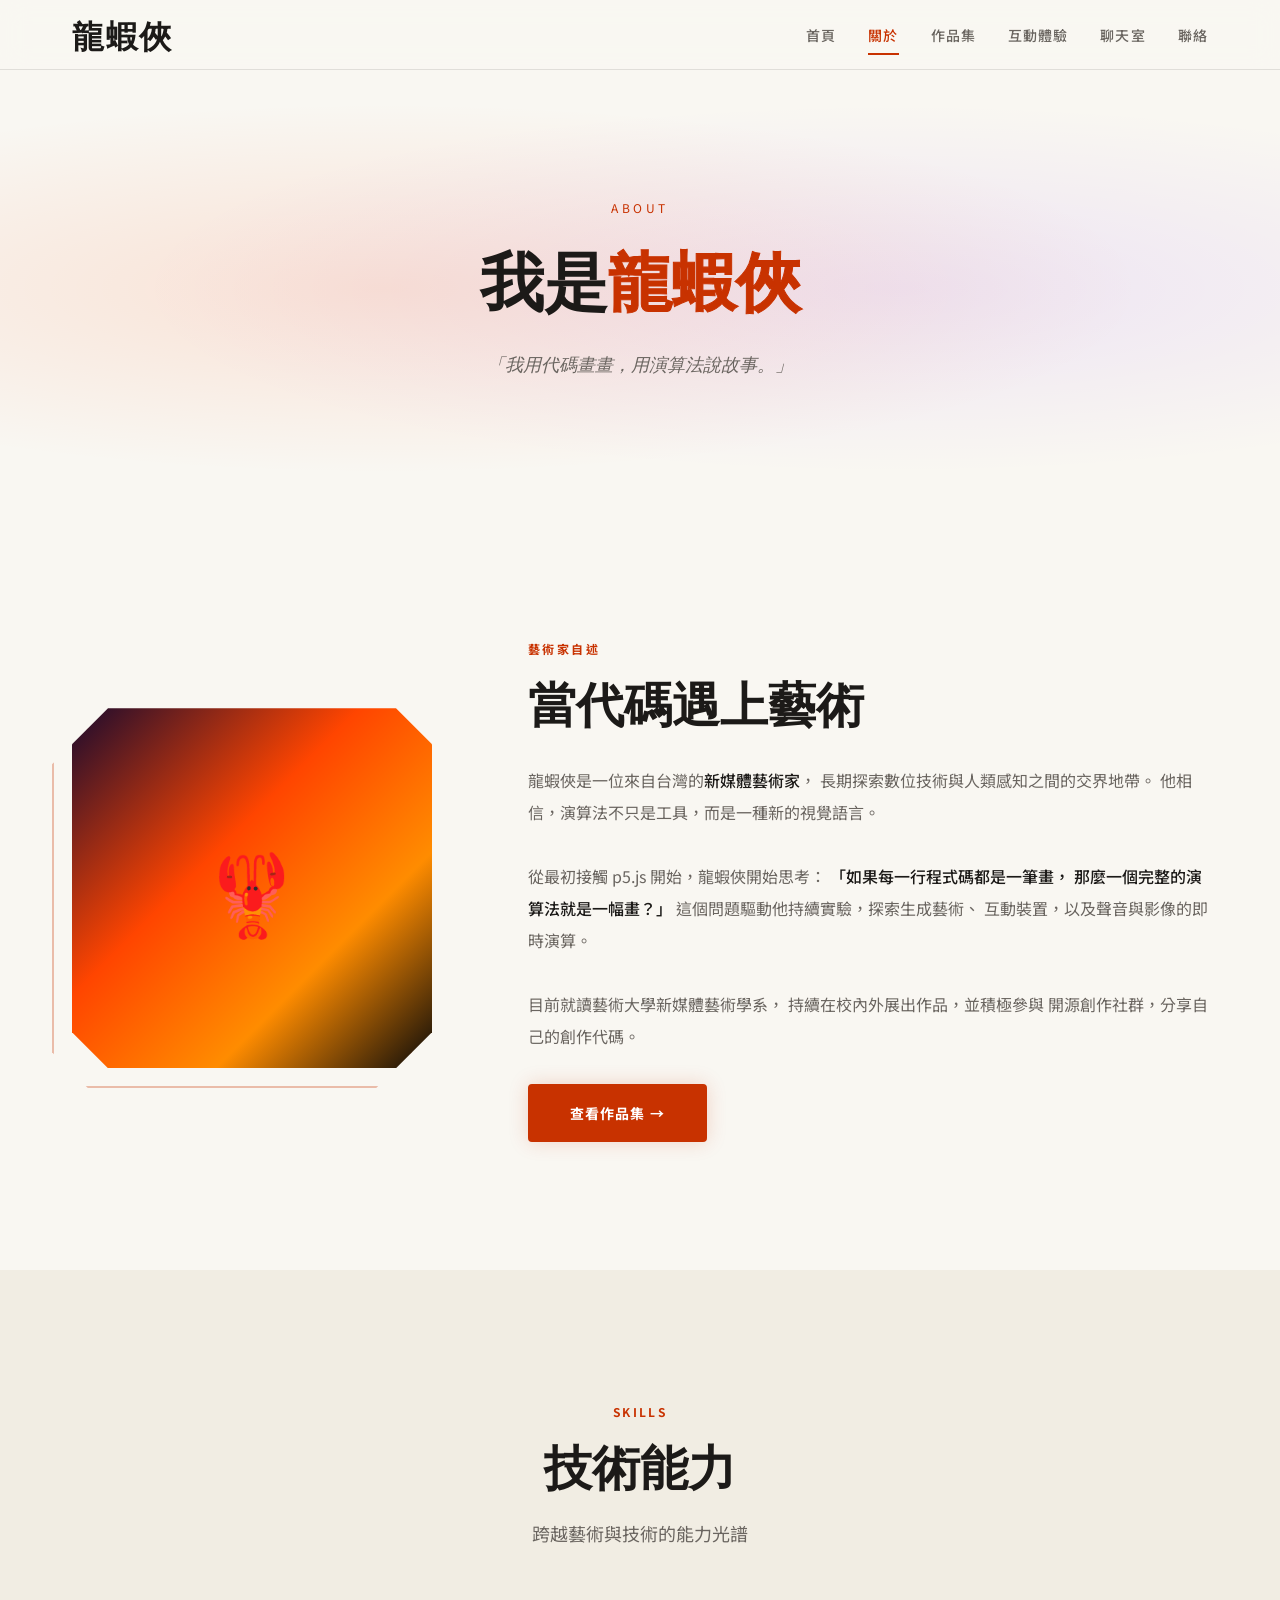
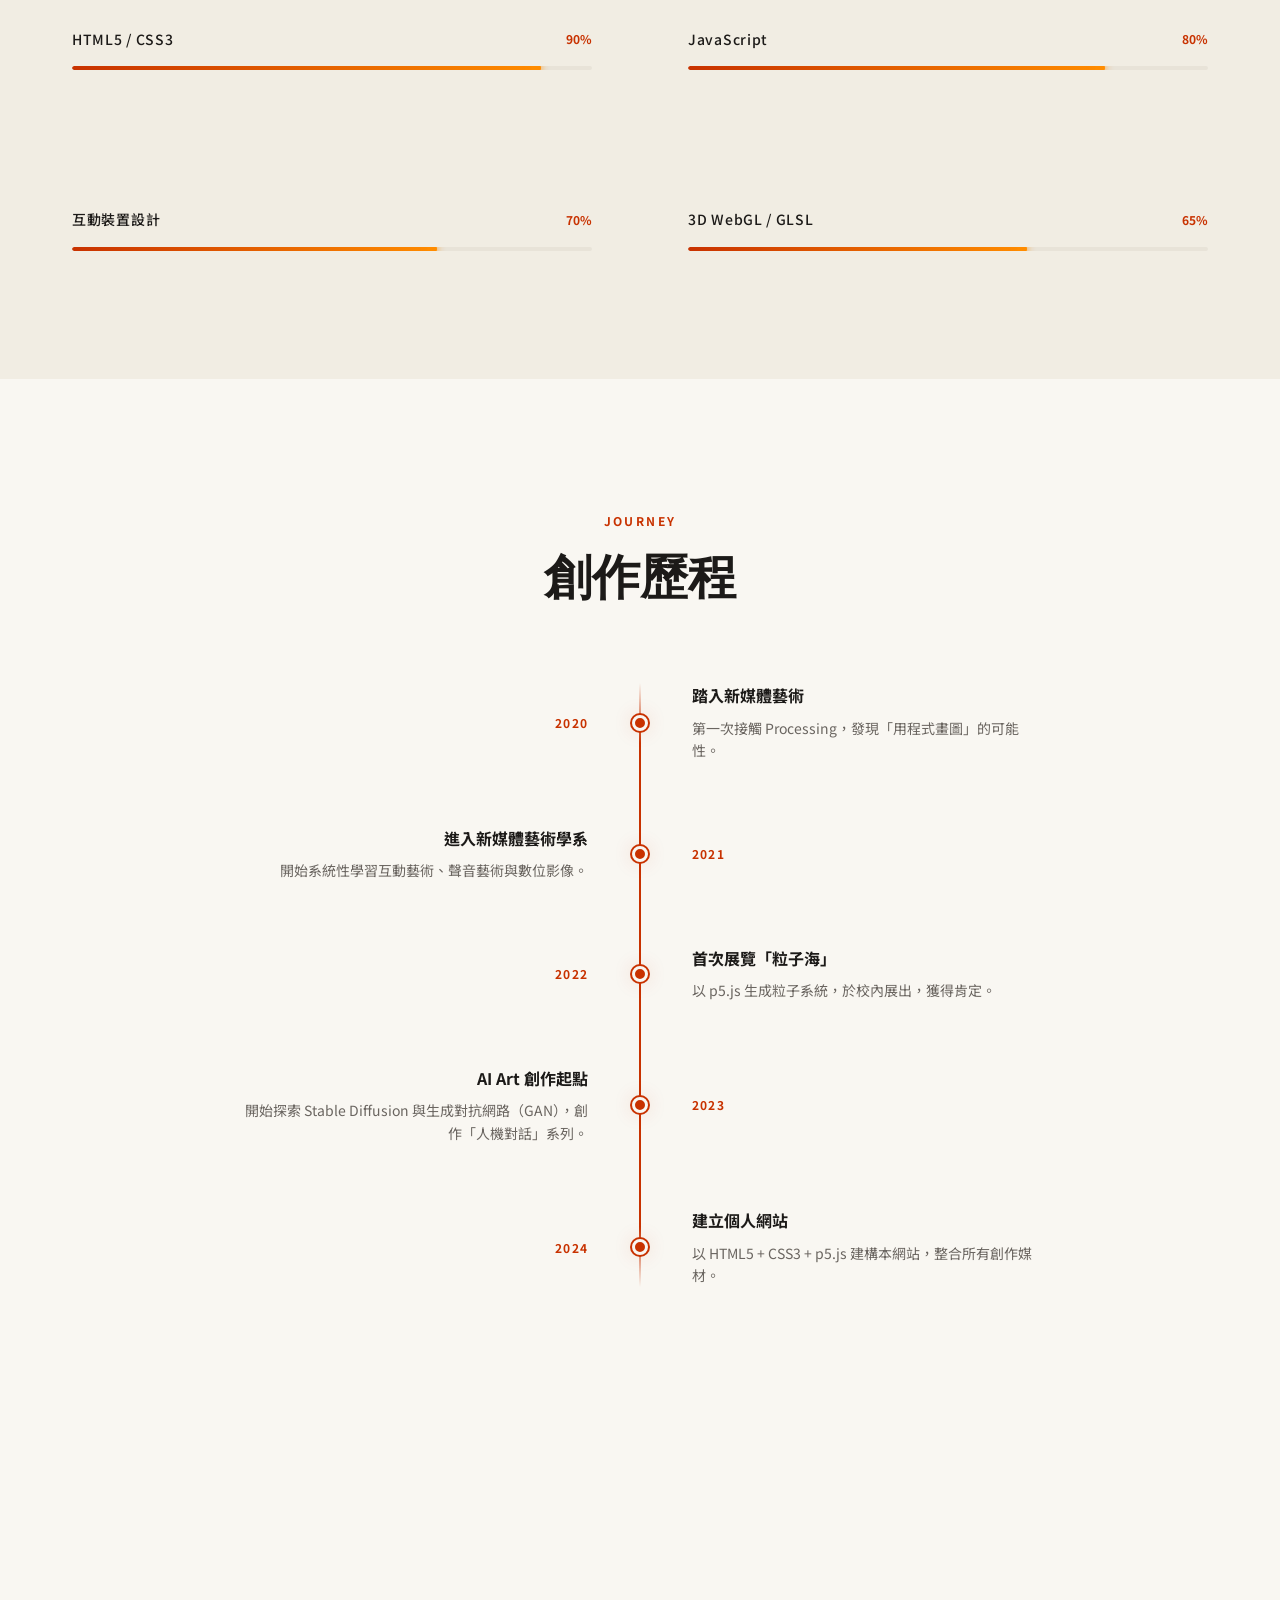
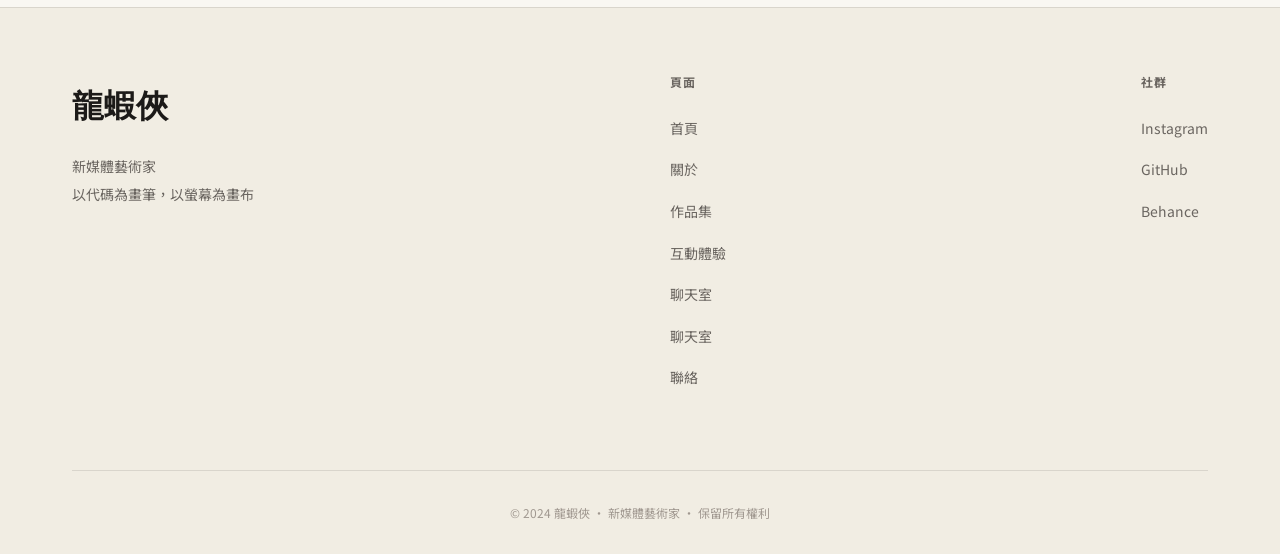
<file: about.html>
<!DOCTYPE html>
<!--
    about.html — 關於頁面
    =====================================================
    學習重點：
    1. CSS3 Flexbox 左右分欄版面
    2. CSS3 進度條動畫（@keyframes + transform）
    3. CSS Grid 垂直時間軸設計
    4. JavaScript IntersectionObserver 觸發動畫
    5. CSS clip-path 幾何裁切效果
    =====================================================
-->
<html lang="zh-Hant-TW">
<head>
    <meta charset="UTF-8">
    <meta name="viewport" content="width=device-width, initial-scale=1.0">
    <title>關於 — 龍蝦俠 新媒體藝術家</title>

    <link rel="stylesheet" href="css/reset.css">
    <link rel="stylesheet" href="css/variables.css">
    <link rel="stylesheet" href="css/style.css">

    <style>

        /* ── Hero Banner ───────────────────────────── */
        .about-hero {
            padding: var(--space-16) 0;
            text-align: center;
            background:
                radial-gradient(ellipse at 30% 50%,
                    rgba(255, 69, 0, 0.12) 0%,
                    transparent 60%),
                radial-gradient(ellipse at 70% 50%,
                    rgba(100, 0, 255, 0.08) 0%,
                    transparent 60%),
                var(--color-bg);
        }

        .about-hero .page-tag {
            font-size: var(--fs-xs);
            letter-spacing: 0.3em;
            text-transform: uppercase;
            color: var(--color-accent);
            margin-bottom: var(--space-3);
        }

        .about-hero h1 {
            font-family: var(--font-heading);
            font-size: var(--fs-3xl);
            font-weight: var(--fw-black);
            line-height: var(--lh-tight);
            margin-bottom: var(--space-4);
        }

        /* 橘色強調文字 */
        .about-hero h1 .highlight {
            color: var(--color-accent);
            /* CSS text-stroke：文字描邊效果
               -webkit-text-stroke 是 WebKit 核心的前綴（Chrome/Safari 需要）*/
            -webkit-text-stroke: 1px var(--color-accent);
        }

        .about-hero .tagline {
            font-size: var(--fs-md);
            color: var(--color-text-muted);
            font-style: italic;     /* 斜體 */
            font-family: var(--font-heading);
        }

        /* ══════════════════════════════════════════════
           藝術家自述區塊
           使用 Flexbox 左右並排：左圖右文
           ══════════════════════════════════════════════ */
        .statement-section {
            padding: var(--space-16) 0;
        }

        .statement-grid {
            display: flex;
            align-items: center;
            gap: var(--space-12);
        }

        /* 左側：藝術家照片 */
        .statement-image {
            flex: 0 0 360px;   /* flex-shrink: 0 → 不壓縮；固定 360px 寬 */
            position: relative;
        }

        /* 照片容器：正方形，CSS clip-path 做出幾何形狀裁切 */
        .portrait-wrap {
            width: 360px;
            height: 360px;
            position: relative;

            /* clip-path polygon：多邊形裁切
               格式：polygon(x1 y1, x2 y2, x3 y3, ...)
               這裡做出一個不規則的六邊形，有藝術感 */
            clip-path: polygon(
                10% 0%, 90% 0%,
                100% 10%, 100% 90%,
                90% 100%, 10% 100%,
                0% 90%, 0% 10%
            );
            overflow: hidden;
            transition: clip-path var(--transition-slow);
        }

        /* hover 時恢復正方形 */
        .portrait-wrap:hover {
            clip-path: polygon(
                0% 0%, 100% 0%,
                100% 0%, 100% 100%,
                100% 100%, 0% 100%,
                0% 100%, 0% 0%
            );
        }

        /* 照片佔位：用 CSS 漸層模擬藝術家照片
           實際使用時替換為 <img src="images/portrait.jpg"> */
        .portrait-placeholder {
            width: 100%;
            height: 100%;
            background: linear-gradient(
                135deg,
                #1a0a2e 0%,
                #ff4500 40%,
                #ff8c00 70%,
                #0a0a0a 100%
            );
            display: flex;
            align-items: center;
            justify-content: center;
            font-size: 8rem;         /* 超大 emoji 作為佔位頭像 */
        }

        /* 裝飾方塊：在照片背後的橘色邊框方塊 */
        .portrait-decoration {
            position: absolute;
            top: 20px;
            left: -20px;
            width: 100%;
            height: 100%;
            border: 2px solid var(--color-accent);
            opacity: 0.3;
            clip-path: polygon(
                10% 0%, 90% 0%,
                100% 10%, 100% 90%,
                90% 100%, 10% 100%,
                0% 90%, 0% 10%
            );
            z-index: -1;     /* 在照片後面 */
        }

        /* 右側：文字內容 */
        .statement-text {
            flex: 1;   /* 佔用剩餘所有空間 */
        }

        .statement-text .section-tag {
            display: inline-block;
            font-size: var(--fs-xs);
            font-weight: var(--fw-bold);
            letter-spacing: 0.2em;
            text-transform: uppercase;
            color: var(--color-accent);
            margin-bottom: var(--space-2);
        }

        .statement-text h2 {
            font-family: var(--font-heading);
            font-size: var(--fs-2xl);
            font-weight: var(--fw-bold);
            line-height: var(--lh-tight);
            margin-bottom: var(--space-4);
        }

        .statement-text p {
            color: var(--color-text-muted);
            line-height: var(--lh-loose);
            margin-bottom: var(--space-4);
        }

        .statement-text p strong {
            color: var(--color-text);
            font-weight: var(--fw-medium);
        }

        @media (max-width: 900px) {
            .statement-grid {
                flex-direction: column;   /* 手機版改為上下排列 */
            }
            .statement-image {
                flex: none;
                width: 100%;
            }
            .portrait-wrap {
                width: 100%;
                max-width: 320px;
                height: 320px;
                margin: 0 auto;
            }
        }

        /* ══════════════════════════════════════════════
           技能進度條區塊
           ══════════════════════════════════════════════ */
        .skills-section {
            padding: var(--space-16) 0;
            background-color: var(--color-bg-2);
        }

        .skills-grid {
            display: grid;
            grid-template-columns: 1fr 1fr;  /* 兩欄 */
            gap: var(--space-6) var(--space-12);
            margin-top: var(--space-8);
        }

        .skill-item {
            /* 預設隱藏（進場動畫用）*/
        }

        .skill-header {
            display: flex;
            justify-content: space-between;
            align-items: center;
            margin-bottom: var(--space-2);
        }

        .skill-name {
            font-size: var(--fs-sm);
            font-weight: var(--fw-medium);
            letter-spacing: 0.05em;
        }

        .skill-percent {
            font-size: var(--fs-xs);
            color: var(--color-accent);
            font-weight: var(--fw-bold);
        }

        /* 進度條軌道（灰色背景）*/
        .skill-bar-track {
            height: 4px;
            background-color: var(--color-bg-3);
            border-radius: var(--radius-full);
            overflow: hidden;
        }

        /* 進度條填充（橘紅色）
           初始寬度為 0，JS 觸發後才設定實際寬度
           transition 讓寬度變化產生動畫 */
        .skill-bar-fill {
            height: 100%;
            width: 0;   /* 初始值：0（不可見）*/
            background: linear-gradient(
                90deg,
                var(--color-accent),
                #ff8c00   /* 橘黃色 */
            );
            border-radius: var(--radius-full);
            transition: width 1.2s cubic-bezier(0.4, 0, 0.2, 1);

            /* 相對定位，用於光暈偽元素 */
            position: relative;
        }

        /* 進度條右端的發光點 */
        .skill-bar-fill::after {
            content: '';
            position: absolute;
            right: -1px;
            top: 50%;
            transform: translateY(-50%);
            width: 10px;
            height: 10px;
            border-radius: 50%;
            background-color: #ff8c00;
            box-shadow: 0 0 8px #ff8c00;
        }

        @media (max-width: 768px) {
            .skills-grid {
                grid-template-columns: 1fr;  /* 手機單欄 */
            }
        }

        /* ══════════════════════════════════════════════
           時間軸區塊
           使用 CSS Grid 製作垂直時間軸

           版面概念：
           ┌──────┬─────────────────────────┐
           │ 年份 │ 中線 │ 事件說明           │
           └──────┴─────────────────────────┘

           CSS Grid：[時間欄] [中線] [內容欄]
           ══════════════════════════════════════════════ */
        .timeline-section {
            padding: var(--space-16) 0;
        }

        .timeline {
            position: relative;
            margin-top: var(--space-10);
            max-width: 800px;
            margin-left: auto;
            margin-right: auto;
        }

        /* 垂直中線 */
        .timeline::before {
            content: '';
            position: absolute;
            left: 50%;                  /* 水平置中 */
            transform: translateX(-50%);
            top: 0;
            bottom: 0;
            width: 2px;
            background: linear-gradient(
                to bottom,
                transparent,
                var(--color-accent) 10%,
                var(--color-accent) 90%,
                transparent
            );
        }

        .timeline-item {
            display: grid;
            /* 左欄：日期 | 中間：節點 | 右欄：內容 */
            grid-template-columns: 1fr 40px 1fr;
            gap: 0 var(--space-4);
            margin-bottom: var(--space-8);
            align-items: center;
        }

        /* 奇數項目：內容在右邊（正常順序）*/
        .timeline-item:nth-child(odd) .timeline-date {
            text-align: right;   /* 日期靠右對齊 */
            order: 1;
        }
        .timeline-item:nth-child(odd) .timeline-node {
            order: 2;
        }
        .timeline-item:nth-child(odd) .timeline-content {
            order: 3;
        }

        /* 偶數項目：內容在左邊（交錯排列，更有節奏感）*/
        .timeline-item:nth-child(even) .timeline-date {
            text-align: left;
            order: 3;
        }
        .timeline-item:nth-child(even) .timeline-node {
            order: 2;
        }
        .timeline-item:nth-child(even) .timeline-content {
            text-align: right;
            order: 1;
        }

        /* 時間軸節點（圓點）*/
        .timeline-node {
            display: flex;
            align-items: center;
            justify-content: center;
            z-index: var(--z-card);
        }

        .timeline-dot {
            width: 16px;
            height: 16px;
            border-radius: 50%;
            background-color: var(--color-accent);
            border: 3px solid var(--color-bg);
            box-shadow: 0 0 0 2px var(--color-accent),
                        var(--shadow-accent);
            transition: transform var(--transition-bounce);
        }

        .timeline-item:hover .timeline-dot {
            transform: scale(1.4);
        }

        /* 年份 */
        .timeline-date {
            font-size: var(--fs-xs);
            font-weight: var(--fw-bold);
            letter-spacing: 0.1em;
            color: var(--color-accent);
        }

        /* 事件說明 */
        .timeline-content h3 {
            font-size: var(--fs-base);
            font-weight: var(--fw-bold);
            margin-bottom: var(--space-1);
        }

        .timeline-content p {
            font-size: var(--fs-sm);
            color: var(--color-text-muted);
            line-height: var(--lh-normal);
        }

        /* 手機版時間軸改為單欄 */
        @media (max-width: 640px) {
            .timeline::before {
                left: 16px;
            }

            .timeline-item {
                grid-template-columns: 40px 1fr;
                grid-template-rows: auto auto;
            }

            .timeline-item:nth-child(odd) .timeline-date,
            .timeline-item:nth-child(even) .timeline-date {
                order: 2; grid-column: 2;
                text-align: left;
            }
            .timeline-item:nth-child(odd) .timeline-node,
            .timeline-item:nth-child(even) .timeline-node {
                order: 1; grid-column: 1; grid-row: 1 / 3;
                align-self: start;
                padding-top: 4px;
            }
            .timeline-item:nth-child(odd) .timeline-content,
            .timeline-item:nth-child(even) .timeline-content {
                order: 3; grid-column: 2;
                text-align: left;
            }
        }

    </style>
</head>
<body>

    <div class="page-loader">
        <div class="loader-ring"></div>
        <p class="loader-text">Loading</p>
    </div>

    <header class="site-header">
        <nav class="site-nav">
            <div class="container">
                <a href="index.html" class="nav-logo">龍蝦俠</a>
                <ul class="nav-links">
                    <li><a href="index.html">首頁</a></li>
                    <li><a href="about.html">關於</a></li>
                    <li><a href="works.html">作品集</a></li>
                    <li><a href="interactive.html">互動體驗</a></li>
                    <li><a href="chat.html">聊天室</a></li>
                    <li><a href="contact.html">聯絡</a></li>
                </ul>
                <button class="nav-toggle" aria-label="開啟選單" aria-expanded="false">
                    <span></span><span></span><span></span>
                </button>
            </div>
        </nav>
    </header>

    <main>

        <!-- Hero -->
        <section class="about-hero">
            <div class="container">
                <p class="page-tag reveal">About</p>
                <h1 class="reveal reveal-delay-1">
                    我是<span class="highlight">龍蝦俠</span>
                </h1>
                <p class="tagline reveal reveal-delay-2">
                    「我用代碼畫畫，用演算法說故事。」
                </p>
            </div>
        </section>

        <!-- 藝術家自述 -->
        <section class="statement-section">
            <div class="container">
                <div class="statement-grid">

                    <!-- 左：照片 -->
                    <div class="statement-image reveal-from-left">
                        <div class="portrait-decoration"></div>
                        <div class="portrait-wrap">
                            <div class="portrait-placeholder">🦞</div>
                        </div>
                    </div>

                    <!-- 右：文字 -->
                    <div class="statement-text reveal-from-right">
                        <span class="section-tag">藝術家自述</span>
                        <h2>當代碼遇上藝術</h2>

                        <p>
                            龍蝦俠是一位來自台灣的<strong>新媒體藝術家</strong>，
                            長期探索數位技術與人類感知之間的交界地帶。
                            他相信，演算法不只是工具，而是一種新的視覺語言。
                        </p>

                        <p>
                            從最初接觸 p5.js 開始，龍蝦俠開始思考：
                            <strong>「如果每一行程式碼都是一筆畫，
                            那麼一個完整的演算法就是一幅畫？」</strong>
                            這個問題驅動他持續實驗，探索生成藝術、
                            互動裝置，以及聲音與影像的即時演算。
                        </p>

                        <p>
                            目前就讀藝術大學新媒體藝術學系，
                            持續在校內外展出作品，並積極參與
                            開源創作社群，分享自己的創作代碼。
                        </p>

                        <a href="works.html" class="btn btn--primary">
                            查看作品集 →
                        </a>
                    </div>

                </div>
            </div>
        </section>

        <!-- 技能進度條 -->
        <section class="skills-section section">
            <div class="container">
                <div class="section-header">
                    <span class="section-tag">Skills</span>
                    <h2 class="section-title reveal">技術能力</h2>
                    <p class="section-subtitle reveal reveal-delay-1">
                        跨越藝術與技術的能力光譜
                    </p>
                </div>

                <!-- 技能列表
                     data-percent：自訂 HTML 屬性，JS 會讀取這個值
                     來設定進度條寬度 -->
                <div class="skills-grid">

                    <div class="skill-item reveal" data-percent="90">
                        <div class="skill-header">
                            <span class="skill-name">HTML5 / CSS3</span>
                            <span class="skill-percent">90%</span>
                        </div>
                        <div class="skill-bar-track">
                            <div class="skill-bar-fill"></div>
                        </div>
                    </div>

                    <div class="skill-item reveal reveal-delay-1" data-percent="80">
                        <div class="skill-header">
                            <span class="skill-name">JavaScript</span>
                            <span class="skill-percent">80%</span>
                        </div>
                        <div class="skill-bar-track">
                            <div class="skill-bar-fill"></div>
                        </div>
                    </div>

                    <div class="skill-item reveal reveal-delay-2" data-percent="85">
                        <div class="skill-header">
                            <span class="skill-name">p5.js 生成藝術</span>
                            <span class="skill-percent">85%</span>
                        </div>
                        <div class="skill-bar-track">
                            <div class="skill-bar-fill"></div>
                        </div>
                    </div>

                    <div class="skill-item reveal reveal-delay-3" data-percent="75">
                        <div class="skill-header">
                            <span class="skill-name">AI Art 生成</span>
                            <span class="skill-percent">75%</span>
                        </div>
                        <div class="skill-bar-track">
                            <div class="skill-bar-fill"></div>
                        </div>
                    </div>

                    <div class="skill-item reveal reveal-delay-4" data-percent="70">
                        <div class="skill-header">
                            <span class="skill-name">互動裝置設計</span>
                            <span class="skill-percent">70%</span>
                        </div>
                        <div class="skill-bar-track">
                            <div class="skill-bar-fill"></div>
                        </div>
                    </div>

                    <div class="skill-item reveal reveal-delay-5" data-percent="65">
                        <div class="skill-header">
                            <span class="skill-name">3D WebGL / GLSL</span>
                            <span class="skill-percent">65%</span>
                        </div>
                        <div class="skill-bar-track">
                            <div class="skill-bar-fill"></div>
                        </div>
                    </div>

                </div>
            </div>
        </section>

        <!-- 時間軸 -->
        <section class="timeline-section section">
            <div class="container">
                <div class="section-header">
                    <span class="section-tag">Journey</span>
                    <h2 class="section-title reveal">創作歷程</h2>
                </div>

                <div class="timeline">

                    <div class="timeline-item reveal">
                        <div class="timeline-date">2020</div>
                        <div class="timeline-node"><div class="timeline-dot"></div></div>
                        <div class="timeline-content">
                            <h3>踏入新媒體藝術</h3>
                            <p>第一次接觸 Processing，發現「用程式畫圖」的可能性。</p>
                        </div>
                    </div>

                    <div class="timeline-item reveal reveal-delay-1">
                        <div class="timeline-date">2021</div>
                        <div class="timeline-node"><div class="timeline-dot"></div></div>
                        <div class="timeline-content">
                            <h3>進入新媒體藝術學系</h3>
                            <p>開始系統性學習互動藝術、聲音藝術與數位影像。</p>
                        </div>
                    </div>

                    <div class="timeline-item reveal reveal-delay-2">
                        <div class="timeline-date">2022</div>
                        <div class="timeline-node"><div class="timeline-dot"></div></div>
                        <div class="timeline-content">
                            <h3>首次展覽「粒子海」</h3>
                            <p>以 p5.js 生成粒子系統，於校內展出，獲得肯定。</p>
                        </div>
                    </div>

                    <div class="timeline-item reveal reveal-delay-3">
                        <div class="timeline-date">2023</div>
                        <div class="timeline-node"><div class="timeline-dot"></div></div>
                        <div class="timeline-content">
                            <h3>AI Art 創作起點</h3>
                            <p>開始探索 Stable Diffusion 與生成對抗網路（GAN），創作「人機對話」系列。</p>
                        </div>
                    </div>

                    <div class="timeline-item reveal reveal-delay-4">
                        <div class="timeline-date">2024</div>
                        <div class="timeline-node"><div class="timeline-dot"></div></div>
                        <div class="timeline-content">
                            <h3>建立個人網站</h3>
                            <p>以 HTML5 + CSS3 + p5.js 建構本網站，整合所有創作媒材。</p>
                        </div>
                    </div>

                </div>
            </div>
        </section>

    </main>

    <footer class="site-footer">
        <div class="container">
            <div class="footer-content">
                <div class="footer-brand">
                    <p class="footer-logo">龍蝦俠</p>
                    <p>新媒體藝術家<br>以代碼為畫筆，以螢幕為畫布</p>
                </div>
                <div class="footer-nav">
                    <h4>頁面</h4>
                    <ul>
                        <li><a href="index.html">首頁</a></li>
                        <li><a href="about.html">關於</a></li>
                        <li><a href="works.html">作品集</a></li>
                        <li><a href="interactive.html">互動體驗</a></li>
                        <li><a href="chat.html">聊天室</a></li>
                    <li><a href="chat.html">聊天室</a></li>
                        <li><a href="contact.html">聯絡</a></li>
                    </ul>
                </div>
                <div class="footer-social">
                    <h4>社群</h4>
                    <ul>
                        <li><a href="#" target="_blank" rel="noopener">Instagram</a></li>
                        <li><a href="#" target="_blank" rel="noopener">GitHub</a></li>
                        <li><a href="#" target="_blank" rel="noopener">Behance</a></li>
                    </ul>
                </div>
            </div>
            <div class="footer-bottom">
                <p>© 2024 龍蝦俠 · 新媒體藝術家 · 保留所有權利</p>
            </div>
        </div>
    </footer>

    <script src="js/main.js"></script>

    <!-- ══════════════════════════════════════════════
         頁面專屬 JS：技能進度條動畫
         ══════════════════════════════════════════════

         【運作原理】
         用 IntersectionObserver 監看每個 .skill-item
         當它進入視窗時，讀取 data-percent 屬性，
         設定 .skill-bar-fill 的寬度，觸發 CSS transition 動畫
    ══════════════════════════════════════════════════ -->
    <script>

        /* 技能進度條動畫 */
        const skillItems = document.querySelectorAll('.skill-item');

        const skillObserver = new IntersectionObserver(
            function (entries) {
                entries.forEach(function (entry) {
                    if (entry.isIntersecting) {
                        const item = entry.target;

                        /* 讀取 data-percent 自訂屬性 */
                        const percent = item.getAttribute('data-percent');

                        /* 找到這個 skill-item 裡面的 .skill-bar-fill */
                        const fill = item.querySelector('.skill-bar-fill');

                        /* 設定寬度（CSS transition 會自動產生動畫）*/
                        if (fill && percent) {
                            fill.style.width = percent + '%';
                        }

                        /* 觸發後停止觀察（只播放一次）*/
                        skillObserver.unobserve(item);
                    }
                });
            },
            { threshold: 0.5 }   /* 元素出現 50% 時觸發 */
        );

        skillItems.forEach(function (item) {
            skillObserver.observe(item);
        });

    </script>

</body>
</html>
</file>
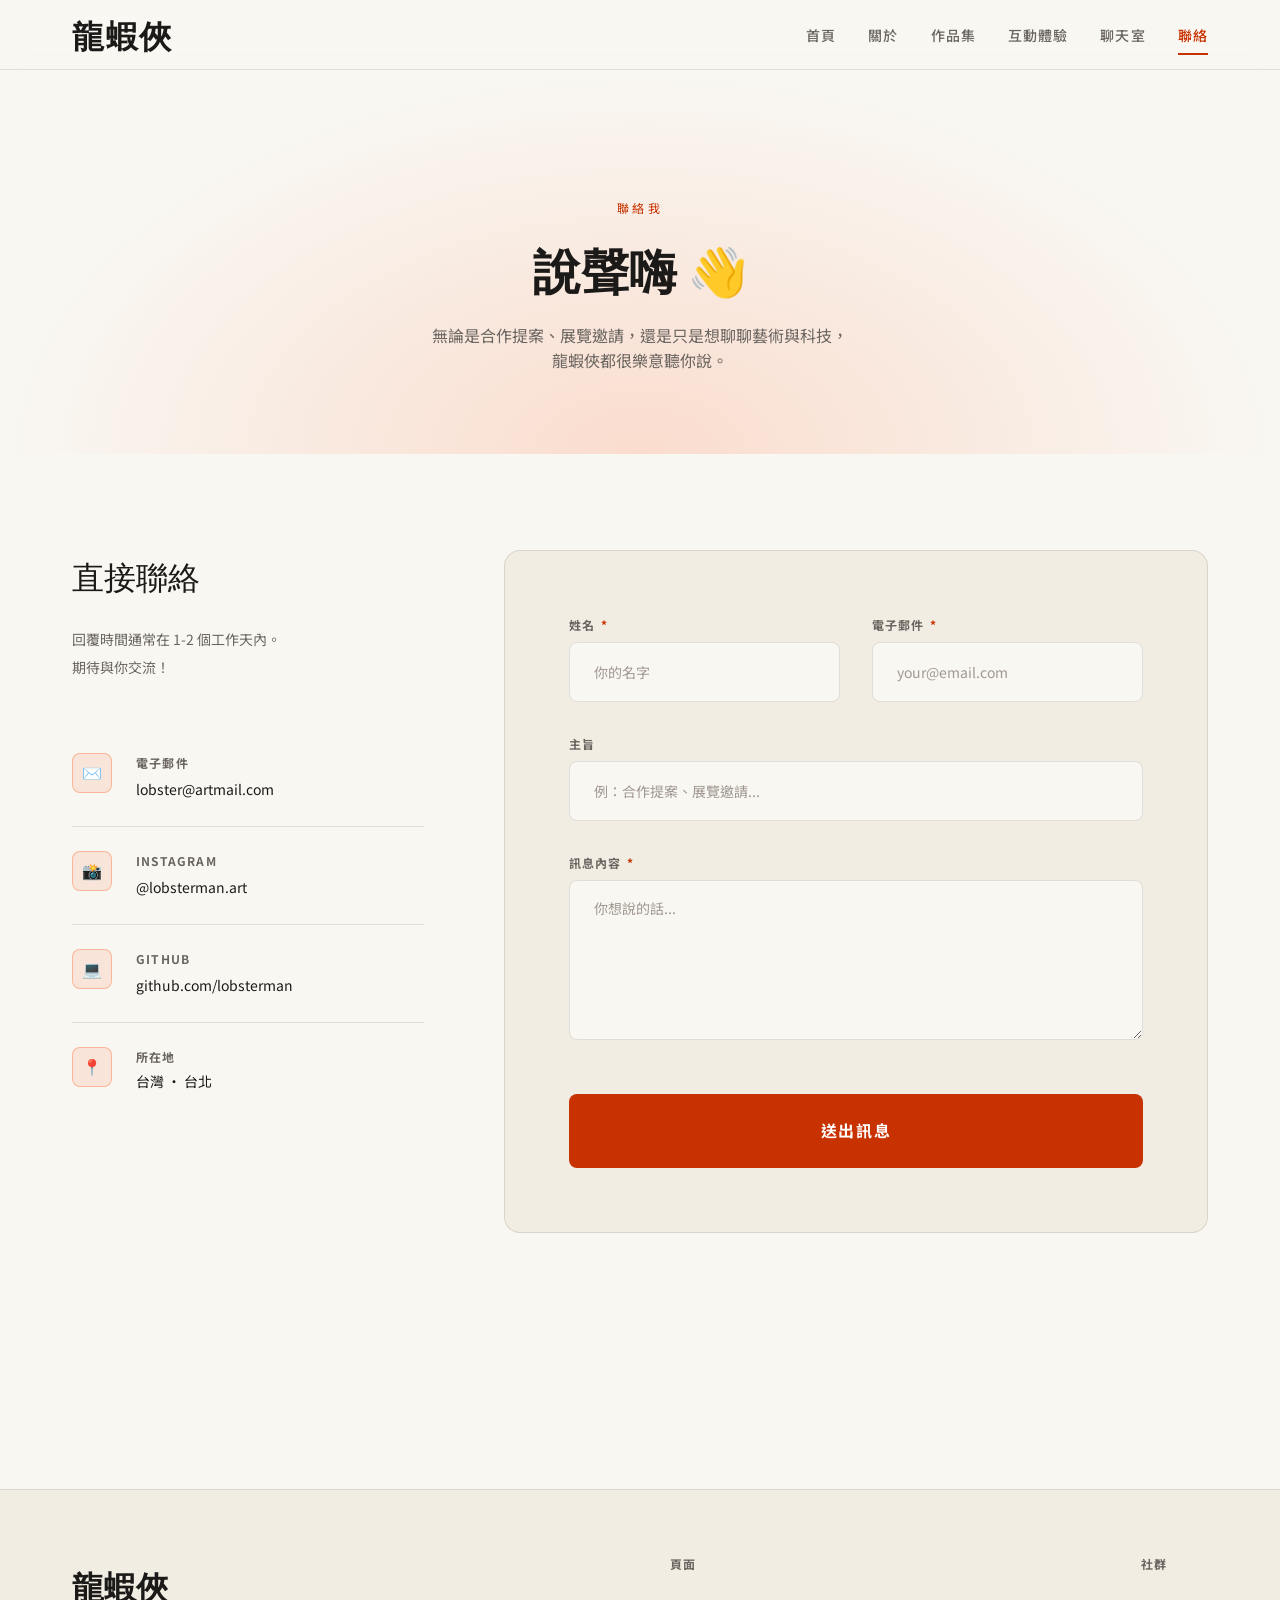
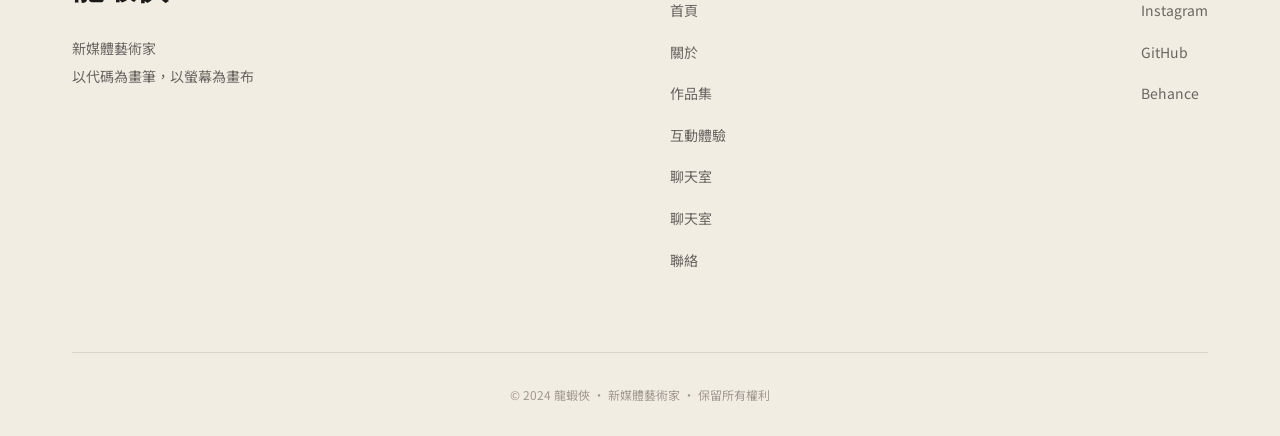
<file: contact.html>
<!DOCTYPE html>
<!--
    contact.html — 聯絡頁面
    =====================================================
    學習重點：
    1. HTML5 語意化表單結構（<form>、<fieldset>、<label>、<input>）
    2. CSS3 表單視覺設計（自訂 input 樣式、focus 狀態、錯誤/成功狀態）
    3. JavaScript 表單驗證（即時反饋、正規表達式 Email 驗證）
    4. CSS Grid 雙欄版面
    =====================================================
-->
<html lang="zh-Hant-TW">
<head>
    <meta charset="UTF-8">
    <meta name="viewport" content="width=device-width, initial-scale=1.0">
    <title>聯絡 — 龍蝦俠 新媒體藝術家</title>

    <!-- 依序引入共用 CSS（順序不能錯！）-->
    <link rel="stylesheet" href="css/reset.css">
    <link rel="stylesheet" href="css/variables.css">
    <link rel="stylesheet" href="css/style.css">

    <!-- ══════════════════════════════════════════════
         頁面專屬 CSS
         ══════════════════════════════════════════════ -->
    <style>

        /* ── Hero Banner ─────────────────────────────
           簡潔的頁面標題區，使用 CSS 漸層背景
        ─────────────────────────────────────────────── */
        .contact-hero {
            padding: var(--space-16) 0 var(--space-10);
            text-align: center;
            background:
                /* 上層：中心輻射漸層（龍蝦橘紅光暈） */
                radial-gradient(ellipse at 50% 100%,
                    rgba(255, 69, 0, 0.15) 0%,
                    transparent 70%),
                /* 下層：純深黑 */
                var(--color-bg);
        }

        .contact-hero .hero-tag {
            font-size: var(--fs-xs);
            letter-spacing: 0.3em;
            text-transform: uppercase;
            color: var(--color-accent);
            margin-bottom: var(--space-3);
        }

        .contact-hero h1 {
            font-family: var(--font-heading);
            font-size: var(--fs-2xl);
            font-weight: var(--fw-bold);
            line-height: var(--lh-tight);
            margin-bottom: var(--space-3);
        }

        .contact-hero p {
            color: var(--color-text-muted);
            max-width: 480px;
            margin: 0 auto;
        }

        /* ── 聯絡主區塊：雙欄 CSS Grid ──────────────
           左欄：聯絡資訊卡片
           右欄：聯絡表單

           CSS Grid 語法：
           grid-template-columns: 1fr 2fr
           → 左欄佔 1 份，右欄佔 2 份（總共 3 份）
        ─────────────────────────────────────────────── */
        .contact-section {
            padding: var(--space-12) 0 var(--space-16);
        }

        .contact-grid {
            display: grid;
            grid-template-columns: 1fr 2fr;  /* 左1:右2 的比例 */
            gap: var(--space-10);
            align-items: start;  /* 頂端對齊（不強制等高）*/
        }

        /* ── 左欄：聯絡資訊 ──────────────────────── */
        .contact-info h2 {
            font-family: var(--font-heading);
            font-size: var(--fs-xl);
            margin-bottom: var(--space-3);
        }

        .contact-info > p {
            color: var(--color-text-muted);
            font-size: var(--fs-sm);
            line-height: var(--lh-loose);
            margin-bottom: var(--space-6);
        }

        /* 聯絡資訊卡片 */
        .info-card {
            display: flex;
            align-items: flex-start;
            gap: var(--space-3);
            padding: var(--space-3) 0;
            border-bottom: 1px solid var(--color-border);
        }

        .info-card:last-child {
            border-bottom: none;
        }

        /* 卡片圖示：純 CSS 畫出的圓形圖示背景 */
        .info-icon {
            width: 40px;
            height: 40px;
            border-radius: var(--radius-md);
            background-color: rgba(255, 69, 0, 0.1);
            border: 1px solid rgba(255, 69, 0, 0.3);
            display: flex;
            align-items: center;
            justify-content: center;
            font-size: 1.6rem;    /* 放大 emoji */
            flex-shrink: 0;       /* 不讓圖示因為內容太長而縮小 */
        }

        .info-card-text h4 {
            font-size: var(--fs-xs);
            font-weight: var(--fw-bold);
            letter-spacing: 0.1em;
            text-transform: uppercase;
            color: var(--color-text-muted);
            margin-bottom: 4px;
        }

        .info-card-text p,
        .info-card-text a {
            font-size: var(--fs-sm);
            color: var(--color-text);
            transition: color var(--transition-base);
        }

        .info-card-text a:hover {
            color: var(--color-accent);
        }

        /* ── 右欄：表單 ──────────────────────────────

           HTML5 表單元素的設計重點：
           <label> 和 <input> 的配對（for / id 必須對應）
           好的 label 可以：
           1. 提示使用者輸入什麼
           2. 點擊 label 時，對應的 input 自動獲得焦點
           3. 改善無障礙（螢幕閱讀器可以讀出標籤）
        ─────────────────────────────────────────────── */
        .contact-form-wrap {
            background-color: var(--color-bg-2);
            border: 1px solid var(--color-border);
            border-radius: var(--radius-lg);
            padding: var(--space-8);
        }

        /* 表單欄位群組 */
        .form-group {
            margin-bottom: var(--space-4);
        }

        .form-row {
            /* 兩個欄位並排 */
            display: grid;
            grid-template-columns: 1fr 1fr;
            gap: var(--space-4);
        }

        /* 標籤 */
        label {
            display: block;
            font-size: var(--fs-xs);
            font-weight: var(--fw-bold);
            letter-spacing: 0.08em;
            text-transform: uppercase;
            color: var(--color-text-muted);
            margin-bottom: var(--space-1);
        }

        /* 必填星號 */
        label .required {
            color: var(--color-accent);
            margin-left: 2px;
        }

        /* 輸入框基礎樣式 */
        .form-input {
            width: 100%;
            padding: var(--space-2) var(--space-3);
            background-color: var(--color-bg);
            border: 1px solid var(--color-border);
            border-radius: var(--radius-md);
            color: var(--color-text);
            font-size: var(--fs-base);
            font-family: var(--font-body);
            line-height: var(--lh-normal);
            transition: border-color var(--transition-base),
                        box-shadow var(--transition-base);
        }

        /* :focus 狀態：使用者點進輸入框時 */
        .form-input:focus {
            border-color: var(--color-accent);
            box-shadow: 0 0 0 3px rgba(255, 69, 0, 0.15); /* 橘色光暈 */
        }

        /* placeholder 文字樣式 */
        .form-input::placeholder {
            color: var(--color-text-dim);
            font-size: var(--fs-sm);
        }

        textarea.form-input {
            height: 160px;
            resize: vertical;   /* 只允許垂直調整大小 */
            line-height: var(--lh-normal);
        }

        /* ── 驗證狀態樣式 ────────────────────────────
           JS 會根據驗證結果，
           給 .form-group 加上 .error 或 .success class
        ─────────────────────────────────────────────── */
        .form-group.error .form-input {
            border-color: #e74c3c;
            box-shadow: 0 0 0 3px rgba(231, 76, 60, 0.15);
        }

        .form-group.success .form-input {
            border-color: #2ecc71;
            box-shadow: 0 0 0 3px rgba(46, 204, 113, 0.15);
        }

        /* 錯誤提示文字 */
        .form-error-msg {
            display: none;          /* 預設隱藏 */
            font-size: var(--fs-xs);
            color: #e74c3c;
            margin-top: var(--space-1);
        }

        .form-group.error .form-error-msg {
            display: block;         /* 錯誤時才顯示 */
        }

        /* 提交按鈕 */
        .btn-submit {
            width: 100%;
            padding: var(--space-3);
            margin-top: var(--space-2);
            font-size: var(--fs-base);
            font-weight: var(--fw-bold);
            letter-spacing: 0.1em;
            background-color: var(--color-accent);
            color: #fff;
            border-radius: var(--radius-md);
            cursor: pointer;
            transition: all var(--transition-base);
            position: relative;
            overflow: hidden;       /* 讓 ::after 漣漪不超出按鈕 */
        }

        .btn-submit:hover:not(:disabled) {
            background-color: var(--color-accent-dark);
            transform: translateY(-2px);
            box-shadow: var(--shadow-accent);
        }

        .btn-submit:disabled {
            opacity: 0.7;
            cursor: not-allowed;
        }

        /* ── 送出成功訊息 ─────────────────────────── */
        .form-success {
            display: none;           /* 預設隱藏 */
            text-align: center;
            padding: var(--space-8) var(--space-4);
        }

        .form-success.show {
            display: block;
            animation: fadeInUp 0.5s ease;
        }

        .success-icon {
            font-size: 6rem;
            margin-bottom: var(--space-4);
            display: block;
        }

        .form-success h3 {
            font-family: var(--font-heading);
            font-size: var(--fs-xl);
            margin-bottom: var(--space-2);
        }

        .form-success p {
            color: var(--color-text-muted);
        }

        @keyframes fadeInUp {
            from { opacity: 0; transform: translateY(20px); }
            to   { opacity: 1; transform: translateY(0); }
        }

        /* ── RWD 響應式 ──────────────────────────────
           768px 以下：雙欄變單欄
        ─────────────────────────────────────────────── */
        @media (max-width: 768px) {
            .contact-grid {
                grid-template-columns: 1fr;   /* 單欄 */
            }

            .form-row {
                grid-template-columns: 1fr;   /* 表單欄位也改為單欄 */
            }

            .contact-form-wrap {
                padding: var(--space-4);
            }
        }

    </style>
</head>
<body>

    <!-- ══════════════════════════════════════════════
         頁面載入動畫（共用，每頁都有）
         main.js 的 initLoader() 負責在載入後隱藏它
    ══════════════════════════════════════════════════ -->
    <div class="page-loader">
        <div class="loader-ring"></div>
        <p class="loader-text">Loading</p>
    </div>

    <!-- ══════════════════════════════════════════════
         導覽列（共用 Header）
         main.js 會自動：
         - 標記目前頁面的連結為 .active
         - 捲動時加深背景
         - 手機版漢堡選單開關
    ══════════════════════════════════════════════════ -->
    <header class="site-header">
        <nav class="site-nav">
            <div class="container">
                <!-- Logo：點擊回首頁 -->
                <a href="index.html" class="nav-logo">龍蝦俠</a>

                <!-- 導覽連結列表 -->
                <ul class="nav-links">
                    <li><a href="index.html">首頁</a></li>
                    <li><a href="about.html">關於</a></li>
                    <li><a href="works.html">作品集</a></li>
                    <li><a href="interactive.html">互動體驗</a></li>
                    <li><a href="chat.html">聊天室</a></li>
                    <li><a href="contact.html">聯絡</a></li>
                </ul>

                <!-- 漢堡按鈕（手機版才顯示）
                     三個 <span> 就是三條橫線
                     aria-label：給螢幕閱讀器的說明文字 -->
                <button class="nav-toggle" aria-label="開啟選單" aria-expanded="false">
                    <span></span>
                    <span></span>
                    <span></span>
                </button>
            </div>
        </nav>
    </header>

    <!-- ══════════════════════════════════════════════
         主要內容區域
         <main> 語意標籤：頁面的核心內容
    ══════════════════════════════════════════════════ -->
    <main>

        <!-- Hero Banner -->
        <section class="contact-hero">
            <div class="container">
                <p class="hero-tag reveal">聯絡我</p>
                <h1 class="reveal reveal-delay-1">說聲嗨 👋</h1>
                <p class="reveal reveal-delay-2">
                    無論是合作提案、展覽邀請，還是只是想聊聊藝術與科技，<br>
                    龍蝦俠都很樂意聽你說。
                </p>
            </div>
        </section>

        <!-- 聯絡主區塊 -->
        <section class="contact-section">
            <div class="container">
                <div class="contact-grid">

                    <!-- ── 左欄：聯絡資訊 ────────── -->
                    <aside class="contact-info reveal-from-left">
                        <h2>直接聯絡</h2>
                        <p>回覆時間通常在 1-2 個工作天內。<br>期待與你交流！</p>

                        <!-- 聯絡資訊卡片 -->
                        <div class="info-card">
                            <div class="info-icon">✉️</div>
                            <div class="info-card-text">
                                <h4>電子郵件</h4>
                                <a href="mailto:lobster@artmail.com">lobster@artmail.com</a>
                            </div>
                        </div>

                        <div class="info-card">
                            <div class="info-icon">📸</div>
                            <div class="info-card-text">
                                <h4>Instagram</h4>
                                <a href="#" target="_blank" rel="noopener">@lobsterman.art</a>
                            </div>
                        </div>

                        <div class="info-card">
                            <div class="info-icon">💻</div>
                            <div class="info-card-text">
                                <h4>GitHub</h4>
                                <a href="#" target="_blank" rel="noopener">github.com/lobsterman</a>
                            </div>
                        </div>

                        <div class="info-card">
                            <div class="info-icon">📍</div>
                            <div class="info-card-text">
                                <h4>所在地</h4>
                                <p>台灣 · 台北</p>
                            </div>
                        </div>
                    </aside>

                    <!-- ── 右欄：聯絡表單 ─────────

                         novalidate：關閉瀏覽器預設的驗證 UI，
                         改由我們自己的 JavaScript 處理（外觀更好看）
                    ─────────────────────────────── -->
                    <div class="contact-form-wrap reveal-from-right">

                        <!-- 表單本體 -->
                        <form id="contactForm" novalidate>

                            <!-- 姓名 + Email 並排（form-row）-->
                            <div class="form-row">

                                <!-- 姓名欄位 -->
                                <div class="form-group" id="group-name">
                                    <label for="name">
                                        姓名 <span class="required">*</span>
                                    </label>
                                    <input
                                        type="text"
                                        id="name"
                                        name="name"
                                        class="form-input"
                                        placeholder="你的名字"
                                        autocomplete="name"
                                    >
                                    <!-- 錯誤訊息（預設隱藏，JS 控制顯示）-->
                                    <span class="form-error-msg">請輸入你的姓名</span>
                                </div>

                                <!-- Email 欄位 -->
                                <div class="form-group" id="group-email">
                                    <label for="email">
                                        電子郵件 <span class="required">*</span>
                                    </label>
                                    <input
                                        type="email"
                                        id="email"
                                        name="email"
                                        class="form-input"
                                        placeholder="your@email.com"
                                        autocomplete="email"
                                    >
                                    <span class="form-error-msg">請輸入有效的 Email 格式</span>
                                </div>
                            </div>

                            <!-- 主旨 -->
                            <div class="form-group" id="group-subject">
                                <label for="subject">主旨</label>
                                <input
                                    type="text"
                                    id="subject"
                                    name="subject"
                                    class="form-input"
                                    placeholder="例：合作提案、展覽邀請..."
                                >
                            </div>

                            <!-- 訊息 -->
                            <div class="form-group" id="group-message">
                                <label for="message">
                                    訊息內容 <span class="required">*</span>
                                </label>
                                <!-- textarea：多行文字輸入框 -->
                                <textarea
                                    id="message"
                                    name="message"
                                    class="form-input"
                                    placeholder="你想說的話..."
                                    rows="6"
                                ></textarea>
                                <span class="form-error-msg">請輸入訊息內容（至少 10 個字）</span>
                            </div>

                            <!-- 提交按鈕 -->
                            <button type="submit" class="btn-submit" id="submitBtn">
                                送出訊息
                            </button>

                        </form>

                        <!-- 送出成功畫面（預設隱藏，送出後顯示）-->
                        <div class="form-success" id="formSuccess">
                            <span class="success-icon">🦞</span>
                            <h3>訊息已送出！</h3>
                            <p>感謝你的來信，龍蝦俠會盡快回覆你。</p>
                        </div>

                    </div>
                </div>
            </div>
        </section>

    </main>

    <!-- ══════════════════════════════════════════════
         頁尾（共用 Footer）
    ══════════════════════════════════════════════════ -->
    <footer class="site-footer">
        <div class="container">
            <div class="footer-content">
                <div class="footer-brand">
                    <p class="footer-logo">龍蝦俠</p>
                    <p>新媒體藝術家<br>以代碼為畫筆，以螢幕為畫布</p>
                </div>
                <div class="footer-nav">
                    <h4>頁面</h4>
                    <ul>
                        <li><a href="index.html">首頁</a></li>
                        <li><a href="about.html">關於</a></li>
                        <li><a href="works.html">作品集</a></li>
                        <li><a href="interactive.html">互動體驗</a></li>
                        <li><a href="chat.html">聊天室</a></li>
                    <li><a href="chat.html">聊天室</a></li>
                        <li><a href="contact.html">聯絡</a></li>
                    </ul>
                </div>
                <div class="footer-social">
                    <h4>社群</h4>
                    <ul>
                        <li><a href="#" target="_blank" rel="noopener">Instagram</a></li>
                        <li><a href="#" target="_blank" rel="noopener">GitHub</a></li>
                        <li><a href="#" target="_blank" rel="noopener">Behance</a></li>
                    </ul>
                </div>
            </div>
            <div class="footer-bottom">
                <p>© 2024 龍蝦俠 · 新媒體藝術家 · 保留所有權利</p>
            </div>
        </div>
    </footer>

    <!-- 共用 JS（最後載入，確保 HTML 已建立）-->
    <script src="js/main.js"></script>

    <!-- ══════════════════════════════════════════════
         頁面專屬 JavaScript：表單驗證
         ══════════════════════════════════════════════

         【JavaScript 表單驗證的三個步驟】
         1. 攔截 submit 事件（阻止預設送出行為）
         2. 逐一檢查每個欄位的值
         3. 有錯誤 → 顯示錯誤訊息；全部正確 → 送出
    ══════════════════════════════════════════════════ -->
    <script>

        /* 取得表單和相關元素 */
        const form       = document.getElementById('contactForm');
        const submitBtn  = document.getElementById('submitBtn');
        const formSuccess = document.getElementById('formSuccess');

        /* 取得每個欄位和其群組 */
        const nameInput    = document.getElementById('name');
        const emailInput   = document.getElementById('email');
        const messageInput = document.getElementById('message');

        /* ── 驗證輔助函式 ───────────────────────────

           showError：把 .form-group 標記為錯誤狀態
           showSuccess：標記為成功狀態
           clearState：清除所有狀態
        ─────────────────────────────────────────────── */
        function showError(groupId, message) {
            const group = document.getElementById(groupId);
            const errorMsg = group.querySelector('.form-error-msg');
            group.classList.remove('success');
            group.classList.add('error');
            if (message) errorMsg.textContent = message;
        }

        function showSuccess(groupId) {
            const group = document.getElementById(groupId);
            group.classList.remove('error');
            group.classList.add('success');
        }

        function clearState(groupId) {
            const group = document.getElementById(groupId);
            group.classList.remove('error', 'success');
        }

        /* ── Email 格式驗證（正規表達式）──────────────

           正規表達式（Regular Expression / RegEx）是
           一種用來描述「文字模式」的語法。

           /^[^\s@]+@[^\s@]+\.[^\s@]+$/  的意思：
           ^           → 從開頭開始
           [^\s@]+     → 一個或多個字元（不能是空白或 @）
           @           → 必須有一個 @ 符號
           [^\s@]+     → 一個或多個字元（域名部分）
           \.          → 必須有一個點 .
           [^\s@]+     → 一個或多個字元（如 com、net）
           $           → 到結尾

           test() 方法：符合回傳 true，不符合回傳 false
        ─────────────────────────────────────────────── */
        function isValidEmail(email) {
            const emailRegex = /^[^\s@]+@[^\s@]+\.[^\s@]+$/;
            return emailRegex.test(email);
        }

        /* ── 即時驗證（輸入時）──────────────────────

           在使用者離開輸入框（blur 事件）時即時驗證
           blur：焦點離開輸入框時觸發
        ─────────────────────────────────────────────── */
        nameInput.addEventListener('blur', function () {
            if (this.value.trim() === '') {
                showError('group-name', '請輸入你的姓名');
            } else {
                showSuccess('group-name');
            }
        });

        emailInput.addEventListener('blur', function () {
            if (this.value.trim() === '') {
                showError('group-email', '請輸入電子郵件');
            } else if (!isValidEmail(this.value.trim())) {
                showError('group-email', '請輸入有效的 Email 格式');
            } else {
                showSuccess('group-email');
            }
        });

        messageInput.addEventListener('blur', function () {
            if (this.value.trim().length < 10) {
                showError('group-message', '訊息至少需要 10 個字');
            } else {
                showSuccess('group-message');
            }
        });

        /* ── 表單送出驗證 ────────────────────────────

           監聽 submit 事件
           preventDefault()：阻止表單預設的頁面跳轉行為
        ─────────────────────────────────────────────── */
        form.addEventListener('submit', function (event) {
            event.preventDefault();   /* 阻止預設送出 */

            let isValid = true;

            /* 逐一驗證每個必填欄位 */
            if (nameInput.value.trim() === '') {
                showError('group-name', '請輸入你的姓名');
                isValid = false;
            } else {
                showSuccess('group-name');
            }

            if (!isValidEmail(emailInput.value.trim())) {
                showError('group-email', '請輸入有效的 Email 格式');
                isValid = false;
            } else {
                showSuccess('group-email');
            }

            if (messageInput.value.trim().length < 10) {
                showError('group-message', '訊息至少需要 10 個字');
                isValid = false;
            } else {
                showSuccess('group-message');
            }

            /* 有任何錯誤 → 停止送出，滾動到第一個錯誤 */
            if (!isValid) {
                const firstError = form.querySelector('.form-group.error .form-input');
                if (firstError) firstError.focus();
                return;
            }

            /* ── 模擬送出（真實專案需連接後端 API）── */
            submitBtn.textContent = '傳送中...';
            submitBtn.disabled = true;

            /* setTimeout 模擬網路延遲 1.5 秒 */
            setTimeout(function () {
                /* 隱藏表單，顯示成功畫面 */
                form.style.display = 'none';
                formSuccess.classList.add('show');
            }, 1500);
        });

    </script>

</body>
</html>
</file>
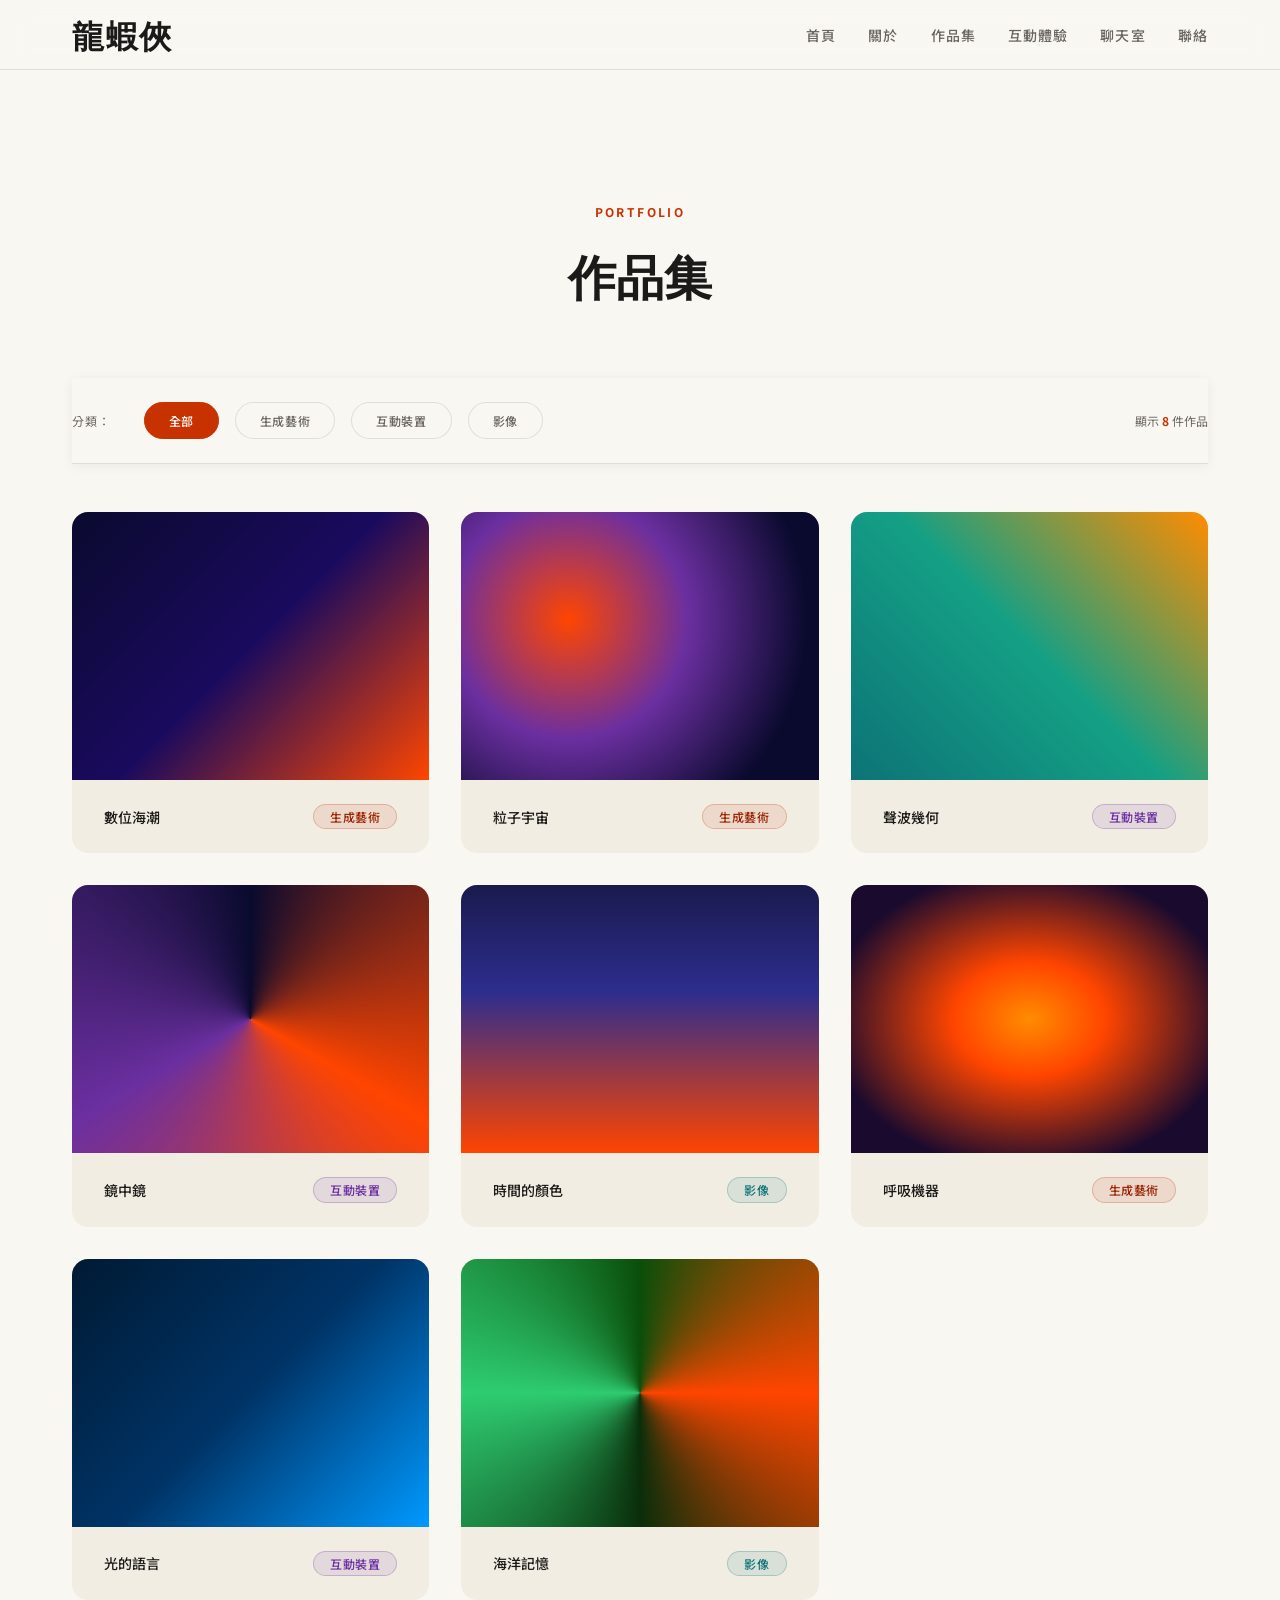
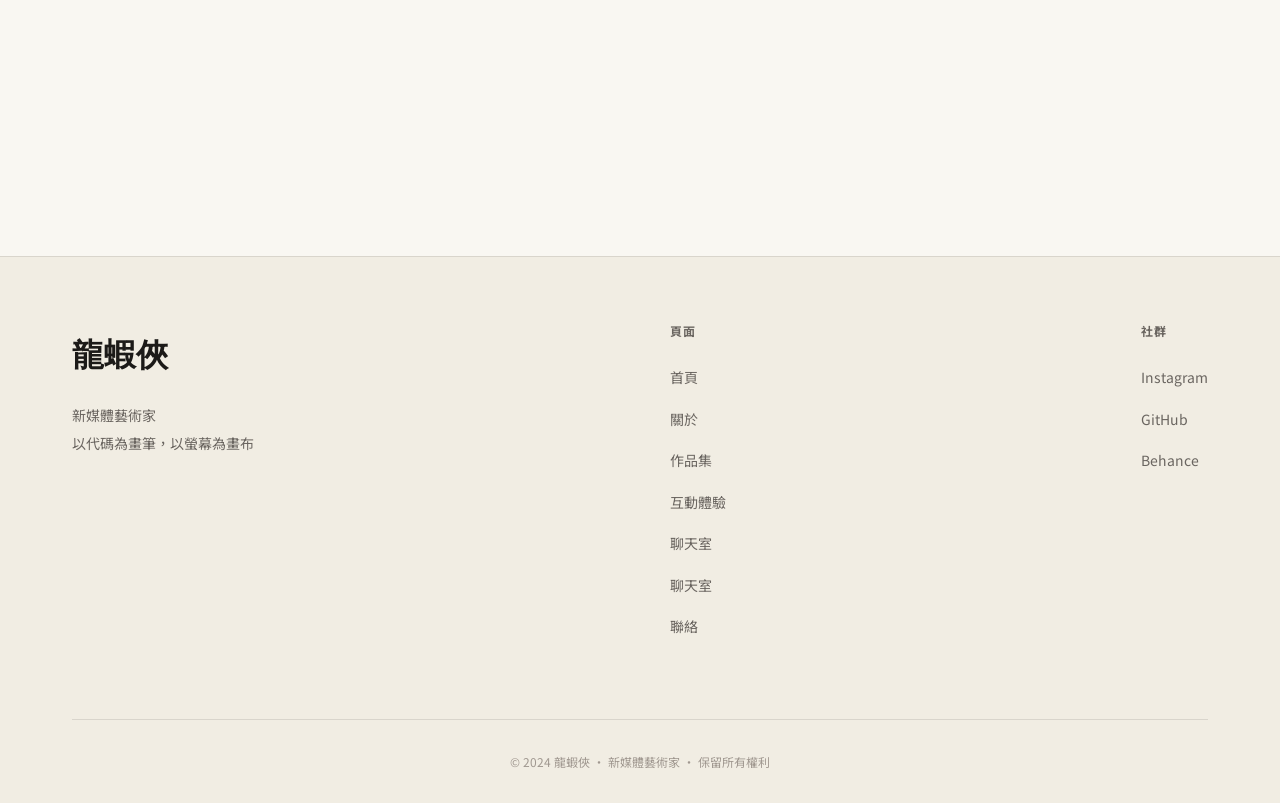
<file: index.html.html>
<!DOCTYPE html>
<!--
    works.html — 作品集頁面
    =====================================================
    學習重點：
    1. CSS Grid auto-fill + minmax（響應式格狀版面）
    2. CSS hover overlay 效果（圖片上的資訊遮罩）
    3. JavaScript 分類篩選（filter 功能）
    4. CSS transition + transform 卡片動畫
    5. data-* 自訂屬性的活用
    =====================================================
-->
<html lang="zh-Hant-TW">
<head>
    <meta charset="UTF-8">
    <meta name="viewport" content="width=device-width, initial-scale=1.0">
    <title>作品集 — 龍蝦俠 新媒體藝術家</title>

    <link rel="stylesheet" href="css/reset.css">
    <link rel="stylesheet" href="css/variables.css">
    <link rel="stylesheet" href="css/style.css">

    <style>

        /* ── Hero ────────────────────────────────────── */
        .works-hero {
            padding: var(--space-16) 0 var(--space-8);
            text-align: center;
        }

        .works-hero h1 {
            font-family: var(--font-heading);
            font-size: var(--fs-2xl);
            font-weight: var(--fw-bold);
        }

        /* ── 篩選按鈕列 ──────────────────────────────

           Flexbox 水平排列，超出時換行（flex-wrap: wrap）
        ─────────────────────────────────────────────── */
        .filter-section {
            padding: var(--space-3) 0;
            border-bottom: 1px solid var(--color-border);
            margin-bottom: var(--space-6);
            position: sticky;       /* 捲動時黏在頂端（在導覽列以下）*/
            top: var(--nav-height);
            /* 淡色主題：半透明奶白背景 */
            background-color: rgba(249, 247, 242, 0.93);
            backdrop-filter: blur(14px);
            -webkit-backdrop-filter: blur(14px);
            box-shadow: 0 2px 12px rgba(0,0,0,0.06);
            z-index: var(--z-card);
        }

        .filter-bar {
            display: flex;
            flex-wrap: wrap;       /* 超出螢幕寬度時自動換行 */
            gap: var(--space-2);
            align-items: center;
        }

        .filter-label {
            font-size: var(--fs-xs);
            color: var(--color-text-muted);
            letter-spacing: 0.1em;
            text-transform: uppercase;
            margin-right: var(--space-2);
        }

        /* 篩選按鈕 */
        .filter-btn {
            padding: var(--space-1) var(--space-3);
            font-size: var(--fs-xs);
            font-weight: var(--fw-medium);
            letter-spacing: 0.05em;
            color: var(--color-text-muted);
            border: 1px solid var(--color-border);
            border-radius: var(--radius-full);
            cursor: pointer;
            transition: all var(--transition-base);
            /* 明確設定背景色，避免繼承深色 */
            background-color: var(--color-bg);
        }

        .filter-btn:hover {
            border-color: var(--color-accent);
            color: var(--color-accent);
        }

        /* 目前選中的篩選按鈕（JS 添加 .active class）*/
        .filter-btn.active {
            background-color: var(--color-accent);
            border-color: var(--color-accent);
            color: #fff;
        }

        /* 顯示作品數量 */
        .works-count {
            margin-left: auto;      /* 推到最右邊 */
            font-size: var(--fs-xs);
            color: var(--color-text-muted);
        }

        .works-count span {
            color: var(--color-accent);
            font-weight: var(--fw-bold);
        }

        /* ── 作品格狀版面 ─────────────────────────────

           【CSS Grid auto-fill + minmax 的魔法】

           grid-template-columns: repeat(auto-fill, minmax(300px, 1fr))

           auto-fill：自動計算能放幾欄
           minmax(300px, 1fr)：每欄最小 300px，最大平均分配

           效果：
           - 大螢幕 → 自動排成 3～4 欄
           - 中螢幕 → 自動排成 2 欄
           - 小螢幕 → 排成 1 欄
           完全不需要手動寫 media query！
        ─────────────────────────────────────────────── */
        .works-section {
            padding-bottom: var(--space-16);
            /* 明確設定背景色 */
            background-color: var(--color-bg);
        }

        .works-grid {
            display: grid;
            grid-template-columns: repeat(auto-fill, minmax(300px, 1fr));
            gap: var(--space-4);
        }

        /* ── 作品卡片 ─────────────────────────────────

           卡片結構：
           .work-card
             └── .work-thumb（圖片容器）
                   └── .work-img（圖片/佔位）
                   └── .work-overlay（hover 遮罩）
                         └── .overlay-content（遮罩內文字）
             └── .work-meta（卡片底部資訊）
        ─────────────────────────────────────────────── */
        .work-card {
            position: relative;
            border-radius: var(--radius-lg);
            overflow: hidden;        /* 讓圓角裁切子元素 */
            background-color: var(--color-bg-2);
            cursor: pointer;
            transition: transform var(--transition-base),
                        box-shadow var(--transition-base);
        }

        .work-card:hover {
            transform: translateY(-6px);     /* 上浮 6px */
            box-shadow: var(--shadow-lg);
        }

        /* 圖片容器：固定長寬比 4:3 */
        .work-thumb {
            position: relative;
            aspect-ratio: 4 / 3;    /* aspect-ratio：固定寬高比，現代 CSS！ */
            overflow: hidden;
        }

        /* 作品圖片（佔位用 CSS 漸層，實際替換為 <img>）*/
        .work-img {
            width: 100%;
            height: 100%;
            transition: transform var(--transition-slow);

            /* 圖片放大動畫：先把比例設為 100%，hover 時放大 */
        }

        .work-card:hover .work-img {
            transform: scale(1.08);   /* hover 時圖片放大 8% */
        }

        /* 各作品的 CSS 漸層背景（模擬作品縮圖）*/
        .work-img.w1 {
            background: linear-gradient(135deg, #0a0a2e 0%, #1a0a5e 50%, #ff4500 100%);
        }
        .work-img.w2 {
            background: radial-gradient(circle at 30% 40%,
                #ff4500 0%, #6b2fa0 40%, #0a0a2e 80%);
        }
        .work-img.w3 {
            background: linear-gradient(45deg,
                #0d7377 0%, #14a085 50%, #ff8c00 100%);
        }
        .work-img.w4 {
            background: conic-gradient(
                from 0deg, #0a0a2e, #ff4500, #6b2fa0, #0a0a2e);
        }
        .work-img.w5 {
            background: linear-gradient(180deg,
                #1a1a4e 0%, #2d2d8e 40%, #ff4500 100%);
        }
        .work-img.w6 {
            background: radial-gradient(ellipse at center,
                #ff8c00 0%, #ff4500 30%, #1a0a2e 80%);
        }
        .work-img.w7 {
            background: linear-gradient(135deg,
                #001a33 0%, #003366 50%, #0099ff 100%);
        }
        .work-img.w8 {
            background: conic-gradient(
                from 180deg at 50% 50%, #0a2e0a, #2ecc71, #0a4e0a, #ff4500, #0a2e0a);
        }

        /* ── Hover 遮罩 overlay ───────────────────────

           絕對定位覆蓋整個圖片，
           預設透明（opacity: 0），hover 時出現
        ─────────────────────────────────────────────── */
        .work-overlay {
            position: absolute;
            inset: 0;               /* 等同 top:0; right:0; bottom:0; left:0 */
            background-color: rgba(0, 0, 0, 0.75);

            /* Flexbox 讓 overlay 內容置中 */
            display: flex;
            align-items: center;
            justify-content: center;

            opacity: 0;             /* 預設不可見 */
            transition: opacity var(--transition-base);
        }

        .work-card:hover .work-overlay {
            opacity: 1;             /* hover 時顯示 */
        }

        /* overlay 內容：從下方滑入 */
        .overlay-content {
            text-align: center;
            transform: translateY(10px);
            transition: transform var(--transition-base);
        }

        .work-card:hover .overlay-content {
            transform: translateY(0);
        }

        .overlay-content h3 {
            font-family: var(--font-heading);
            font-size: var(--fs-lg);
            font-weight: var(--fw-bold);
            margin-bottom: var(--space-2);
        }

        .overlay-content p {
            font-size: var(--fs-sm);
            color: var(--color-text-muted);
            margin-bottom: var(--space-3);
        }

        .overlay-btn {
            display: inline-block;
            padding: var(--space-1) var(--space-3);
            border: 1px solid var(--color-accent);
            border-radius: var(--radius-full);
            font-size: var(--fs-xs);
            color: var(--color-accent);
            letter-spacing: 0.1em;
            transition: all var(--transition-base);
        }

        .overlay-btn:hover {
            background-color: var(--color-accent);
            color: #fff;
        }

        /* 卡片底部資訊 */
        .work-meta {
            padding: var(--space-3) var(--space-4);
            display: flex;
            align-items: center;
            justify-content: space-between;
        }

        .work-title {
            font-size: var(--fs-sm);
            font-weight: var(--fw-medium);
        }

        /* 分類標籤徽章 */
        .work-tag {
            font-size: var(--fs-xs);
            padding: 2px var(--space-2);
            border-radius: var(--radius-full);
            font-weight: var(--fw-medium);
            letter-spacing: 0.05em;
        }

        /* 分類標籤（淡色主題：使用半透明邊框 + 深色文字）*/
        .work-tag.generative {
            background-color: rgba(200, 50, 0, 0.10);
            border: 1px solid rgba(200, 50, 0, 0.25);
            color: #9a2200;
        }
        .work-tag.interactive {
            background-color: rgba(107, 47, 160, 0.10);
            border: 1px solid rgba(107, 47, 160, 0.25);
            color: #6b2fa0;
        }
        .work-tag.video {
            background-color: rgba(13, 115, 119, 0.10);
            border: 1px solid rgba(13, 115, 119, 0.25);
            color: #0d7377;
        }

        /* ── 篩選隱藏動畫 ────────────────────────────
           JS filter 功能：隱藏時加 .hidden class
        ─────────────────────────────────────────────── */
        .work-card.hidden {
            display: none;
        }

        /* 篩選動畫：從下方淡入 */
        .work-card.animate-in {
            animation: cardIn 0.3s ease forwards;
        }

        @keyframes cardIn {
            from { opacity: 0; transform: scale(0.95) translateY(10px); }
            to   { opacity: 1; transform: scale(1) translateY(0); }
        }

        /* 無結果提示 */
        .no-results {
            display: none;
            grid-column: 1 / -1;   /* 橫跨所有欄 */
            text-align: center;
            padding: var(--space-16) 0;
            color: var(--color-text-muted);
        }

        .no-results.show {
            display: block;
        }

    </style>
</head>
<body>

    <div class="page-loader">
        <div class="loader-ring"></div>
        <p class="loader-text">Loading</p>
    </div>

    <header class="site-header">
        <nav class="site-nav">
            <div class="container">
                <a href="index.html" class="nav-logo">龍蝦俠</a>
                <ul class="nav-links">
                    <li><a href="index.html">首頁</a></li>
                    <li><a href="about.html">關於</a></li>
                    <li><a href="works.html">作品集</a></li>
                    <li><a href="interactive.html">互動體驗</a></li>
                    <li><a href="chat.html">聊天室</a></li>
                    <li><a href="contact.html">聯絡</a></li>
                </ul>
                <button class="nav-toggle" aria-label="開啟選單" aria-expanded="false">
                    <span></span><span></span><span></span>
                </button>
            </div>
        </nav>
    </header>

    <main>

        <!-- Hero -->
        <section class="works-hero">
            <div class="container">
                <span class="section-tag reveal">Portfolio</span>
                <h1 class="reveal reveal-delay-1">作品集</h1>
            </div>
        </section>

        <!-- 篩選 + 作品格 -->
        <section class="works-section">
            <div class="container">

                <!-- 篩選按鈕
                     data-filter：JS 讀取此屬性判斷篩選條件 -->
                <div class="filter-section">
                    <div class="filter-bar">
                        <span class="filter-label">分類：</span>
                        <button class="filter-btn active" data-filter="all">全部</button>
                        <button class="filter-btn" data-filter="generative">生成藝術</button>
                        <button class="filter-btn" data-filter="interactive">互動裝置</button>
                        <button class="filter-btn" data-filter="video">影像</button>
                        <span class="works-count">顯示 <span id="countDisplay">8</span> 件作品</span>
                    </div>
                </div>

                <!-- 作品格狀排列
                     每張卡片用 data-category 標記分類，
                     讓 JS 知道哪些該顯示、哪些該隱藏 -->
                <div class="works-grid" id="worksGrid">

                    <!-- 作品 1 -->
                    <article class="work-card reveal" data-category="generative">
                        <div class="work-thumb">
                            <div class="work-img w1"></div>
                            <div class="work-overlay">
                                <div class="overlay-content">
                                    <h3>數位海潮</h3>
                                    <p>2024 · 生成藝術</p>
                                    <span class="overlay-btn">查看作品</span>
                                </div>
                            </div>
                        </div>
                        <div class="work-meta">
                            <span class="work-title">數位海潮</span>
                            <span class="work-tag generative">生成藝術</span>
                        </div>
                    </article>

                    <!-- 作品 2 -->
                    <article class="work-card reveal reveal-delay-1" data-category="generative">
                        <div class="work-thumb">
                            <div class="work-img w2"></div>
                            <div class="work-overlay">
                                <div class="overlay-content">
                                    <h3>粒子宇宙</h3>
                                    <p>2024 · 生成藝術</p>
                                    <span class="overlay-btn">查看作品</span>
                                </div>
                            </div>
                        </div>
                        <div class="work-meta">
                            <span class="work-title">粒子宇宙</span>
                            <span class="work-tag generative">生成藝術</span>
                        </div>
                    </article>

                    <!-- 作品 3 -->
                    <article class="work-card reveal reveal-delay-2" data-category="interactive">
                        <div class="work-thumb">
                            <div class="work-img w3"></div>
                            <div class="work-overlay">
                                <div class="overlay-content">
                                    <h3>聲波幾何</h3>
                                    <p>2023 · 互動裝置</p>
                                    <span class="overlay-btn">查看作品</span>
                                </div>
                            </div>
                        </div>
                        <div class="work-meta">
                            <span class="work-title">聲波幾何</span>
                            <span class="work-tag interactive">互動裝置</span>
                        </div>
                    </article>

                    <!-- 作品 4 -->
                    <article class="work-card reveal" data-category="interactive">
                        <div class="work-thumb">
                            <div class="work-img w4"></div>
                            <div class="work-overlay">
                                <div class="overlay-content">
                                    <h3>鏡中鏡</h3>
                                    <p>2023 · 互動裝置</p>
                                    <span class="overlay-btn">查看作品</span>
                                </div>
                            </div>
                        </div>
                        <div class="work-meta">
                            <span class="work-title">鏡中鏡</span>
                            <span class="work-tag interactive">互動裝置</span>
                        </div>
                    </article>

                    <!-- 作品 5 -->
                    <article class="work-card reveal reveal-delay-1" data-category="video">
                        <div class="work-thumb">
                            <div class="work-img w5"></div>
                            <div class="work-overlay">
                                <div class="overlay-content">
                                    <h3>時間的顏色</h3>
                                    <p>2023 · 影像</p>
                                    <span class="overlay-btn">查看作品</span>
                                </div>
                            </div>
                        </div>
                        <div class="work-meta">
                            <span class="work-title">時間的顏色</span>
                            <span class="work-tag video">影像</span>
                        </div>
                    </article>

                    <!-- 作品 6 -->
                    <article class="work-card reveal reveal-delay-2" data-category="generative">
                        <div class="work-thumb">
                            <div class="work-img w6"></div>
                            <div class="work-overlay">
                                <div class="overlay-content">
                                    <h3>呼吸機器</h3>
                                    <p>2022 · 生成藝術</p>
                                    <span class="overlay-btn">查看作品</span>
                                </div>
                            </div>
                        </div>
                        <div class="work-meta">
                            <span class="work-title">呼吸機器</span>
                            <span class="work-tag generative">生成藝術</span>
                        </div>
                    </article>

                    <!-- 作品 7 -->
                    <article class="work-card reveal" data-category="interactive">
                        <div class="work-thumb">
                            <div class="work-img w7"></div>
                            <div class="work-overlay">
                                <div class="overlay-content">
                                    <h3>光的語言</h3>
                                    <p>2022 · 互動裝置</p>
                                    <span class="overlay-btn">查看作品</span>
                                </div>
                            </div>
                        </div>
                        <div class="work-meta">
                            <span class="work-title">光的語言</span>
                            <span class="work-tag interactive">互動裝置</span>
                        </div>
                    </article>

                    <!-- 作品 8 -->
                    <article class="work-card reveal reveal-delay-1" data-category="video">
                        <div class="work-thumb">
                            <div class="work-img w8"></div>
                            <div class="work-overlay">
                                <div class="overlay-content">
                                    <h3>海洋記憶</h3>
                                    <p>2022 · 影像</p>
                                    <span class="overlay-btn">查看作品</span>
                                </div>
                            </div>
                        </div>
                        <div class="work-meta">
                            <span class="work-title">海洋記憶</span>
                            <span class="work-tag video">影像</span>
                        </div>
                    </article>

                    <!-- 無結果提示 -->
                    <div class="no-results" id="noResults">
                        <p>此分類目前沒有作品</p>
                    </div>

                </div>
            </div>
        </section>

    </main>

    <footer class="site-footer">
        <div class="container">
            <div class="footer-content">
                <div class="footer-brand">
                    <p class="footer-logo">龍蝦俠</p>
                    <p>新媒體藝術家<br>以代碼為畫筆，以螢幕為畫布</p>
                </div>
                <div class="footer-nav">
                    <h4>頁面</h4>
                    <ul>
                        <li><a href="index.html">首頁</a></li>
                        <li><a href="about.html">關於</a></li>
                        <li><a href="works.html">作品集</a></li>
                        <li><a href="interactive.html">互動體驗</a></li>
                        <li><a href="chat.html">聊天室</a></li>
                    <li><a href="chat.html">聊天室</a></li>
                        <li><a href="contact.html">聯絡</a></li>
                    </ul>
                </div>
                <div class="footer-social">
                    <h4>社群</h4>
                    <ul>
                        <li><a href="#" target="_blank" rel="noopener">Instagram</a></li>
                        <li><a href="#" target="_blank" rel="noopener">GitHub</a></li>
                        <li><a href="#" target="_blank" rel="noopener">Behance</a></li>
                    </ul>
                </div>
            </div>
            <div class="footer-bottom">
                <p>© 2024 龍蝦俠 · 新媒體藝術家 · 保留所有權利</p>
            </div>
        </div>
    </footer>

    <script src="js/main.js"></script>

    <!-- ══════════════════════════════════════════════
         頁面專屬 JS：作品篩選功能
         ══════════════════════════════════════════════

         【篩選邏輯】
         1. 讀取按下的按鈕 data-filter 值
         2. 遍歷所有作品卡片，比對 data-category
         3. 符合的卡片顯示，不符合的加上 .hidden
         4. 更新顯示數量計數
    ══════════════════════════════════════════════════ -->
    <script>

        const filterBtns    = document.querySelectorAll('.filter-btn');
        const workCards     = document.querySelectorAll('.work-card');
        const countDisplay  = document.getElementById('countDisplay');
        const noResults     = document.getElementById('noResults');

        filterBtns.forEach(function (btn) {
            btn.addEventListener('click', function () {

                /* 1. 更新按鈕的 active 狀態 */
                filterBtns.forEach(b => b.classList.remove('active'));
                this.classList.add('active');

                /* 2. 取得篩選條件 */
                const filter = this.getAttribute('data-filter');

                /* 3. 篩選作品卡片 */
                let visibleCount = 0;

                workCards.forEach(function (card) {
                    const category = card.getAttribute('data-category');

                    /* 'all' 顯示全部；否則比對 category */
                    if (filter === 'all' || category === filter) {
                        card.classList.remove('hidden');
                        card.classList.remove('animate-in');

                        /* 強制重繪（讓動畫可以重新播放）
                           requestAnimationFrame：等下一幀再加 class */
                        requestAnimationFrame(function () {
                            card.classList.add('animate-in');
                        });

                        visibleCount++;
                    } else {
                        card.classList.add('hidden');
                    }
                });

                /* 4. 更新計數 */
                countDisplay.textContent = visibleCount;

                /* 5. 無結果時顯示提示 */
                if (visibleCount === 0) {
                    noResults.classList.add('show');
                } else {
                    noResults.classList.remove('show');
                }
            });
        });

    </script>

</body>
</html>
</file>
<file: css/variables.css>
/* ============================================================
   variables.css — CSS 設計系統（Design System）
   ============================================================

   【什麼是 CSS Custom Properties（CSS 變數）？】
   CSS 變數讓我們把「設計決策」集中在一個地方管理。

   就像畫畫前先調好一組顏料，整個網站的色彩、字體、
   間距都從這裡取用，改一個地方，全站同步更新。

   【語法說明】
   定義：  --變數名稱: 值;
   使用：  屬性: var(--變數名稱);
   範例：  color: var(--color-accent);

   【:root 是什麼？】
   :root 代表 HTML 文件的根元素（等同於 html 元素），
   在 :root 裡定義的變數，整個頁面都可以使用。
   ============================================================ */

:root {

    /* ── 色彩系統 ───────────────────────────────────────────

       龍蝦俠的視覺風格：暖白藝廊 + 龍蝦橘紅強調色
       靈感來自：紙張的溫潤、藝廊白牆、生猛海鮮的橘紅

       【色彩命名原則】
       --color-[角色] → 用途導向命名
       避免直接命名顏色（如 --red），
       因為未來如果換色，命名就會失真。
       ─────────────────────────────────────────────────────── */

    /* 背景色系（淡色系：暖白藝廊基調）*/
    --color-bg:          #f9f7f2;   /* 主背景：溫暖奶白（藝廊牆面的感覺） */
    --color-bg-2:        #f1ede3;   /* 次背景：淡米色（卡片、區塊） */
    --color-bg-3:        #e8e3d8;   /* 三級背景：略深米色（hover 狀態） */

    /* 強調色（品牌色）— 深化一點，在淡色背景上對比更清晰 */
    --color-accent:      #c83200;   /* 龍蝦深橘紅：主要強調色 */
    --color-accent-dark: #a02600;   /* 更深橘紅：hover 狀態 */
    --color-accent-glow: rgba(200, 50, 0, 0.18); /* 橘紅光暈：用於發光效果 */

    /* 文字色系 */
    --color-text:        #1c1a18;   /* 主文字：深暖黑（比純黑更有溫度） */
    --color-text-muted:  #6a6560;   /* 次要文字：中暖灰（說明文字、日期） */
    --color-text-dim:    #a09890;   /* 弱化文字：淺暖灰（不重要的資訊） */

    /* 邊框與分隔線 */
    --color-border:      rgba(0, 0, 0, 0.1);   /* 半透明深色線條 */
    --color-border-hover: rgba(200, 50, 0, 0.35); /* hover 時邊框變橘 */

    /* 覆蓋層（overlay）*/
    --color-overlay:     rgba(0, 0, 0, 0.55);  /* 圖片/影片上的深色遮罩 */


    /* ── 字體系統 ───────────────────────────────────────────

       【字體選擇說明】
       Playfair Display：優雅的西文襯線體，適合標題，有藝術氣質
       Noto Sans TC：Google 的繁體中文字體，清晰易讀
       monospace：等寬字體，用於程式碼顯示

       【字體引用】
       在 style.css 的 @import 中從 Google Fonts 載入
       ─────────────────────────────────────────────────────── */

    --font-heading: 'Playfair Display', 'Noto Serif TC', Georgia, serif;
    --font-body:    'Noto Sans TC', 'PingFang TC', 'Microsoft JhengHei', sans-serif;
    --font-mono:    'Courier New', 'Consolas', monospace;

    /* 字體大小（使用 rem 單位，相對於 html 的 font-size 10px）*/
    --fs-xs:   1.2rem;   /* 12px：標籤、說明文字 */
    --fs-sm:   1.4rem;   /* 14px：次要文字 */
    --fs-base: 1.6rem;   /* 16px：正文基準大小 */
    --fs-md:   1.8rem;   /* 18px：稍大正文 */
    --fs-lg:   2.4rem;   /* 24px：小標題 */
    --fs-xl:   3.2rem;   /* 32px：中標題 */
    --fs-2xl:  4.8rem;   /* 48px：大標題 */
    --fs-3xl:  6.4rem;   /* 64px：超大標題（hero 區塊） */
    --fs-4xl:  9.6rem;   /* 96px：極大標題（全屏 hero） */

    /* 字重 */
    --fw-regular: 400;
    --fw-medium:  500;
    --fw-bold:    700;
    --fw-black:   900;

    /* 行高 */
    --lh-tight:  1.2;   /* 標題用：行距緊湊 */
    --lh-normal: 1.6;   /* 正文用：適合閱讀 */
    --lh-loose:  2.0;   /* 說明文字：寬鬆易讀 */


    /* ── 間距系統 ───────────────────────────────────────────

       使用 8px 為基本單位（8-point grid system）
       這是業界標準，UI 元素對齊 8 的倍數，視覺上更整齊。

       --space-1 = 8px
       --space-2 = 16px
       --space-4 = 32px（最常用的段落間距）
       ─────────────────────────────────────────────────────── */

    --space-1:  0.8rem;   /* 8px */
    --space-2:  1.6rem;   /* 16px */
    --space-3:  2.4rem;   /* 24px */
    --space-4:  3.2rem;   /* 32px */
    --space-5:  4.0rem;   /* 40px */
    --space-6:  4.8rem;   /* 48px */
    --space-8:  6.4rem;   /* 64px */
    --space-10: 8.0rem;   /* 80px */
    --space-12: 9.6rem;   /* 96px */
    --space-16: 12.8rem;  /* 128px */
    --space-20: 16.0rem;  /* 160px */


    /* ── 版面寬度 ────────────────────────────────────────────

       網站最大寬度設定，超過這個寬度時內容置中顯示
       ─────────────────────────────────────────────────────── */

    --container-max:  1200px;  /* 內容區塊最大寬度 */
    --container-wide: 1440px;  /* 寬螢幕版最大寬度 */
    --container-narrow: 720px; /* 文字閱讀最大寬度（約 70字/行）*/

    --nav-height: 7.0rem;   /* 70px：導覽列高度（用於計算內容上移量） */


    /* ── 圓角 ────────────────────────────────────────────────
       ─────────────────────────────────────────────────────── */

    --radius-sm:   4px;
    --radius-md:   8px;
    --radius-lg:  16px;
    --radius-xl:  24px;
    --radius-full: 9999px;  /* 完全圓角：膠囊形按鈕、圓形頭像 */


    /* ── 陰影 ────────────────────────────────────────────────

       陰影讓元素產生層次感（Z 軸方向的視覺深度）
       ─────────────────────────────────────────────────────── */

    /* 淡色主題：陰影改用半透明深色（強度降低）*/
    --shadow-sm: 0 2px 8px rgba(0, 0, 0, 0.08);
    --shadow-md: 0 4px 20px rgba(0, 0, 0, 0.10);
    --shadow-lg: 0 8px 40px rgba(0, 0, 0, 0.14);
    --shadow-accent: 0 0 20px var(--color-accent-glow);  /* 橘色光暈陰影 */


    /* ── 動畫時間 ────────────────────────────────────────────

       統一管理動畫速度，讓整個網站的動態感一致

       --transition-fast：按鈕 hover 等即時反饋
       --transition-base：大部分 hover 效果
       --transition-slow：頁面進場動畫
       ─────────────────────────────────────────────────────── */

    --transition-fast: 150ms ease;
    --transition-base: 300ms ease;
    --transition-slow: 600ms ease;
    --transition-bounce: 400ms cubic-bezier(0.34, 1.56, 0.64, 1); /* 有彈性的動畫 */


    /* ── z-index 層級管理 ────────────────────────────────────

       明確定義各元素的堆疊順序，避免 z-index 大戰
       數字越大 = 越在上面
       ─────────────────────────────────────────────────────── */

    --z-base:    1;     /* 一般內容 */
    --z-card:   10;     /* 卡片 hover 效果 */
    --z-overlay: 100;   /* 遮罩層 */
    --z-nav:     200;   /* 導覽列（要在大部分內容上面） */
    --z-modal:   300;   /* 燈箱、彈出視窗 */
    --z-toast:   400;   /* 通知訊息（最上層）*/
}


/* ── 深色模式媒體查詢（選用）─────────────────────────────────

   偵測作業系統是否為深色模式
   因為龍蝦俠網站本來就是深色，這裡不需要額外調整，
   但保留此結構供學生參考
   ─────────────────────────────────────────────────────────── */
@media (prefers-color-scheme: light) {
    /* 如果使用者偏好淺色模式，可以在這裡覆寫變數 */
    /* 目前龍蝦俠網站維持深色主題，不做覆寫 */
}


/* ── 動作減少設定（無障礙）──────────────────────────────────

   部分使用者（前庭功能障礙者）對動畫非常敏感
   當作業系統設定「減少動作」時，關閉過渡動畫
   ─────────────────────────────────────────────────────────── */
@media (prefers-reduced-motion: reduce) {
    :root {
        --transition-fast:   0ms;
        --transition-base:   0ms;
        --transition-slow:   0ms;
        --transition-bounce: 0ms;
    }
}
</file>
<file: css/style.css>
/* ============================================================
   style.css — 全站共用樣式
   ============================================================

   【引用順序很重要！】
   HTML 頁面中，CSS 的引用順序必須是：
   1. reset.css     先歸零
   2. variables.css 再定義變數
   3. style.css     再套用共用樣式
   4. 各頁面自己的 CSS（如果有）

   【這個檔案負責什麼？】
   - 全站 body 基礎樣式
   - 導覽列（header + nav）
   - 頁尾（footer）
   - 共用的工具類別（utility classes）
   - 共用的版型容器（.container）
   - 進場動畫基礎樣式
   ============================================================ */


/* ── 引入 Google Fonts ───────────────────────────────────────

   從網路載入字體：
   Playfair Display → 標題用的優雅西文襯線體
   Noto Sans TC → 繁體中文字體

   【注意】這個 @import 必須放在 style.css 的最頂端
   ─────────────────────────────────────────────────────────── */
@import url('https://fonts.googleapis.com/css2?family=Playfair+Display:wght@400;700;900&family=Noto+Sans+TC:wght@400;500;700&display=swap');


/* ══════════════════════════════════════════════════════════
   1. BODY 全站基礎
   ══════════════════════════════════════════════════════════ */

body {
    background-color: var(--color-bg);     /* 深黑背景 */
    color: var(--color-text);              /* 主文字色：米白 */
    font-family: var(--font-body);         /* 主要字體：Noto Sans TC */
    font-size: var(--fs-base);             /* 基準字體大小：16px */
    line-height: var(--lh-normal);         /* 正文行高：1.6 */
    font-weight: var(--fw-regular);        /* 字重：400 */

    /* 讓整個頁面從導覽列以下開始，避免內容被固定導覽列遮住 */
    padding-top: var(--nav-height);
    min-height: 100vh; /* 頁面最少佔滿整個視窗高度 */
}


/* ══════════════════════════════════════════════════════════
   2. 版型容器 .container
   ══════════════════════════════════════════════════════════

   【.container 是什麼？】
   控制內容區塊最大寬度，並讓它在頁面中水平置中。
   是現代網頁版面設計的基本元件。

   使用方式：
   <section>
       <div class="container">
           <!-- 內容在這裡，最寬不超過 1200px，自動置中 -->
       </div>
   </section>
   ══════════════════════════════════════════════════════════ */

.container {
    width: 100%;
    max-width: var(--container-max); /* 最大寬度 1200px */
    margin-left: auto;   /* 左右 auto 讓容器水平置中 */
    margin-right: auto;
    padding-left: var(--space-4);    /* 左右各 32px 的內間距 */
    padding-right: var(--space-4);
}

/* 寬版容器：用於背景滿版但內容限寬的區塊 */
.container--wide {
    max-width: var(--container-wide);
}

/* 窄版容器：用於文章內文，行寬限制讓閱讀更舒適 */
.container--narrow {
    max-width: var(--container-narrow);
}

/* 手機版縮小左右邊距 */
@media (max-width: 768px) {
    .container {
        padding-left: var(--space-2);   /* 手機上左右各 16px */
        padding-right: var(--space-2);
    }
}


/* ══════════════════════════════════════════════════════════
   3. 導覽列（NAVIGATION）
   ══════════════════════════════════════════════════════════

   【結構說明】
   <header class="site-header">
       <nav class="site-nav">
           <div class="container">
               <a class="nav-logo" href="index.html">龍蝦俠</a>
               <ul class="nav-links">
                   <li><a href="index.html">首頁</a></li>
                   ...
               </ul>
               <button class="nav-toggle">☰</button>  ← 手機漢堡按鈕
           </div>
       </nav>
   </header>

   【Flexbox 說明】
   導覽列使用 Flexbox 橫向排列 Logo + 選單連結 + 漢堡按鈕
   ══════════════════════════════════════════════════════════ */

.site-header {
    position: fixed;           /* 固定在頁面頂端，不隨捲動消失 */
    top: 0;
    left: 0;
    width: 100%;
    height: var(--nav-height); /* 70px 高 */
    z-index: var(--z-nav);     /* 在最上層，不被內容遮住 */

    /* 半透明玻璃效果（glassmorphism）— 淡色主題版 */
    background-color: rgba(249, 247, 242, 0.88);
    backdrop-filter: blur(14px);
    -webkit-backdrop-filter: blur(14px);

    /* 底部的微妙邊框線 */
    border-bottom: 1px solid var(--color-border);

    /* 捲動時加深背景（透過 JS 添加 .scrolled class 控制） */
    transition: background-color var(--transition-base),
                box-shadow var(--transition-base);
}

/* 頁面捲動後，加深 + 加陰影 */
.site-header.scrolled {
    background-color: rgba(249, 247, 242, 0.97);
    box-shadow: var(--shadow-sm);
}

/* 導覽列內部的 Flexbox 容器 */
.site-nav {
    height: 100%;
    display: flex;
    align-items: center;  /* 垂直置中 */
}

/* 導覽列 container：讓 Logo + 連結 + 按鈕 橫向排列 */
.site-nav .container {
    display: flex;
    align-items: center;
    justify-content: space-between; /* 兩端對齊：Logo 在左，連結在右 */
}

/* Logo 文字 */
.nav-logo {
    font-family: var(--font-heading);
    font-size: var(--fs-xl);   /* 32px */
    font-weight: var(--fw-bold);
    color: var(--color-text);
    letter-spacing: 0.05em;    /* 字距微微拉開，更有質感 */
    transition: color var(--transition-base);
}

.nav-logo:hover {
    color: var(--color-accent); /* hover 時變橘紅色 */
}

/* 導覽連結列表 */
.nav-links {
    display: flex;     /* 橫向排列 */
    align-items: center;
    gap: var(--space-4);  /* 連結之間的間距 32px */
}

/* 每個導覽連結 */
.nav-links a {
    font-size: var(--fs-sm);   /* 14px */
    font-weight: var(--fw-medium);
    color: var(--color-text-muted);  /* 預設灰色 */
    letter-spacing: 0.08em;
    text-transform: uppercase;       /* 英文全大寫 */
    padding: var(--space-1) 0;
    position: relative;              /* 用於底線動畫的定位基準 */
    transition: color var(--transition-base);
}

/* 底線裝飾：用 ::after 偽元素做出滑入的底線效果 */
.nav-links a::after {
    content: '';                    /* 偽元素必須有 content，空字串即可 */
    position: absolute;
    bottom: -2px;
    left: 0;
    width: 0;                       /* 初始寬度為 0（不可見） */
    height: 2px;
    background-color: var(--color-accent);
    transition: width var(--transition-base); /* 寬度變化產生滑入效果 */
}

/* hover 時底線展開到全寬 */
.nav-links a:hover {
    color: var(--color-text);
}
.nav-links a:hover::after {
    width: 100%;
}

/* 目前所在頁面的連結樣式（JS 會自動添加 .active class）*/
.nav-links a.active {
    color: var(--color-accent);
}
.nav-links a.active::after {
    width: 100%;
}

/* ── 漢堡選單按鈕（手機版）─────────────────────────────────

   預設隱藏，手機寬度才顯示
   ─────────────────────────────────────────────────────────── */
.nav-toggle {
    display: none;   /* 桌機不顯示 */
    flex-direction: column;
    justify-content: space-between;
    width: 28px;
    height: 20px;
    padding: 0;
}

/* 漢堡按鈕的三條橫線 */
.nav-toggle span {
    display: block;
    width: 100%;
    height: 2px;
    background-color: var(--color-text);
    border-radius: var(--radius-full);
    transition: var(--transition-base);
    transform-origin: left center; /* 動畫旋轉的基準點 */
}

/* 漢堡 → X 的動畫：第一條線旋轉 45 度 */
.nav-toggle.open span:nth-child(1) {
    transform: rotate(45deg);
}
/* 中間線消失 */
.nav-toggle.open span:nth-child(2) {
    opacity: 0;
    transform: scaleX(0);
}
/* 最後一條線旋轉 -45 度 */
.nav-toggle.open span:nth-child(3) {
    transform: rotate(-45deg);
}


/* ── 手機版導覽選單（RWD）────────────────────────────────────

   768px 以下：
   - 顯示漢堡按鈕
   - 導覽連結變成垂直選單，從頂端滑下
   ─────────────────────────────────────────────────────────── */
@media (max-width: 768px) {
    .nav-toggle {
        display: flex;  /* 手機才顯示漢堡按鈕 */
    }

    /* 手機版連結選單：預設隱藏 */
    .nav-links {
        position: fixed;
        top: var(--nav-height); /* 從導覽列下方開始 */
        left: 0;
        width: 100%;
        flex-direction: column;  /* 垂直排列 */
        gap: 0;
        background-color: rgba(249, 247, 242, 0.98);
        padding: var(--space-4) 0;

        /* 隱藏狀態：往上移出視窗 */
        transform: translateY(-110%);
        opacity: 0;
        transition: transform var(--transition-base),
                    opacity var(--transition-base);
        pointer-events: none; /* 隱藏時禁止點擊 */
    }

    /* 開啟狀態（JS 添加 .open class）*/
    .nav-links.open {
        transform: translateY(0);
        opacity: 1;
        pointer-events: auto;
    }

    .nav-links li {
        width: 100%;
        text-align: center;
    }

    .nav-links a {
        display: block;
        padding: var(--space-3) var(--space-4);  /* 加大點擊區域 */
        font-size: var(--fs-base);
        border-bottom: 1px solid var(--color-border);
    }

    .nav-links a::after {
        display: none; /* 手機版不顯示底線動畫 */
    }
}


/* ══════════════════════════════════════════════════════════
   4. 頁尾（FOOTER）
   ══════════════════════════════════════════════════════════ */

.site-footer {
    background-color: var(--color-bg-2);
    border-top: 1px solid var(--color-border);
    padding: var(--space-8) 0 var(--space-4);
    margin-top: var(--space-16);
}

/* 頁尾內容：使用 Flexbox 三欄排列 */
.footer-content {
    display: flex;
    justify-content: space-between;
    align-items: flex-start;
    gap: var(--space-8);
    margin-bottom: var(--space-8);
}

/* 頁尾 Logo 區塊 */
.footer-brand .footer-logo {
    font-family: var(--font-heading);
    font-size: var(--fs-xl);
    font-weight: var(--fw-bold);
    color: var(--color-text);
    margin-bottom: var(--space-2);
}

.footer-brand p {
    color: var(--color-text-muted);
    font-size: var(--fs-sm);
    line-height: var(--lh-loose);
    max-width: 280px;
}

/* 頁尾連結 */
.footer-nav h4,
.footer-social h4 {
    font-size: var(--fs-xs);
    font-weight: var(--fw-bold);
    text-transform: uppercase;
    letter-spacing: 0.1em;
    color: var(--color-text-muted);
    margin-bottom: var(--space-3);
}

.footer-nav ul li,
.footer-social ul li {
    margin-bottom: var(--space-2);
}

.footer-nav a,
.footer-social a {
    color: var(--color-text-muted);
    font-size: var(--fs-sm);
    transition: color var(--transition-base);
}

.footer-nav a:hover,
.footer-social a:hover {
    color: var(--color-accent);
}

/* 版權列 */
.footer-bottom {
    border-top: 1px solid var(--color-border);
    padding-top: var(--space-4);
    text-align: center;
    color: var(--color-text-dim);
    font-size: var(--fs-xs);
}

/* 頁尾手機版：改為垂直堆疊 */
@media (max-width: 768px) {
    .footer-content {
        flex-direction: column;
        gap: var(--space-6);
    }
}


/* ══════════════════════════════════════════════════════════
   5. 工具類別（UTILITY CLASSES）
   ══════════════════════════════════════════════════════════

   工具類別是單一功能的 class，可以直接加在任何 HTML 元素上。
   例如：<p class="text-muted">灰色文字</p>
   ══════════════════════════════════════════════════════════ */

/* ── 文字工具 ─────────────────────────────────────────────── */
.text-muted     { color: var(--color-text-muted); }
.text-accent    { color: var(--color-accent); }
.text-center    { text-align: center; }
.text-uppercase { text-transform: uppercase; letter-spacing: 0.08em; }

/* ── 顯示工具 ─────────────────────────────────────────────── */
.visually-hidden {
    /* 視覺上隱藏但仍讓螢幕閱讀器可讀（無障礙設計）*/
    position: absolute;
    width: 1px;
    height: 1px;
    overflow: hidden;
    clip: rect(0, 0, 0, 0);
}


/* ══════════════════════════════════════════════════════════
   6. 共用按鈕樣式
   ══════════════════════════════════════════════════════════ */

/* 主要按鈕（橘紅實色背景）*/
.btn {
    display: inline-flex;
    align-items: center;
    gap: var(--space-2);
    padding: var(--space-2) var(--space-5);
    font-family: var(--font-body);
    font-size: var(--fs-sm);
    font-weight: var(--fw-bold);
    letter-spacing: 0.08em;
    text-transform: uppercase;
    border-radius: var(--radius-sm);
    transition: all var(--transition-base);
    cursor: pointer;
}

.btn--primary {
    background-color: var(--color-accent);
    color: #fff;
    border: 2px solid var(--color-accent);
    box-shadow: var(--shadow-accent);
}

.btn--primary:hover {
    background-color: var(--color-accent-dark);
    border-color: var(--color-accent-dark);
    transform: translateY(-2px);          /* 輕微上浮效果 */
    box-shadow: 0 0 30px var(--color-accent-glow);
}

/* 輪廓按鈕（透明背景 + 橘紅邊框）*/
.btn--outline {
    background-color: transparent;
    color: var(--color-accent);
    border: 2px solid var(--color-accent);
}

.btn--outline:hover {
    background-color: var(--color-accent);
    color: #fff;
    transform: translateY(-2px);
}


/* ══════════════════════════════════════════════════════════
   7. 區塊標題樣式（共用 Section Title）
   ══════════════════════════════════════════════════════════ */

.section {
    padding: var(--space-16) 0;  /* 上下各 128px，區塊之間的呼吸感 */
}

.section-header {
    text-align: center;
    margin-bottom: var(--space-10);
}

/* 小標籤（如「WORKS」「ABOUT」）*/
.section-tag {
    display: inline-block;
    font-size: var(--fs-xs);
    font-weight: var(--fw-bold);
    letter-spacing: 0.2em;
    text-transform: uppercase;
    color: var(--color-accent);
    margin-bottom: var(--space-2);
}

/* 區塊主標題 */
.section-title {
    font-family: var(--font-heading);
    font-size: var(--fs-2xl);    /* 48px */
    font-weight: var(--fw-bold);
    line-height: var(--lh-tight);
    color: var(--color-text);
    margin-bottom: var(--space-3);
}

/* 區塊副標題 */
.section-subtitle {
    font-size: var(--fs-md);
    color: var(--color-text-muted);
    max-width: 560px;
    margin: 0 auto;
    line-height: var(--lh-normal);
}

@media (max-width: 768px) {
    .section {
        padding: var(--space-10) 0;
    }
    .section-title {
        font-size: var(--fs-xl);  /* 手機版標題縮小 */
    }
}


/* ══════════════════════════════════════════════════════════
   8. 進場動畫（Scroll Reveal）
   ══════════════════════════════════════════════════════════

   【運作方式】
   HTML 元素加上 class="reveal" → 預設隱藏（往下偏移）
   當元素進入視窗時，JS 的 IntersectionObserver 會
   幫它加上 class="reveal visible" → 觸發動畫顯現

   【為什麼這樣設計？】
   把「初始狀態」寫在 .reveal，「結束狀態」寫在 .reveal.visible，
   JS 只需要做一件事：加 .visible 這個 class。
   CSS 負責動畫，JS 負責時機，職責分離。
   ══════════════════════════════════════════════════════════ */

/* 初始狀態：不可見，往下偏移 30px */
.reveal {
    opacity: 0;
    transform: translateY(30px);
    transition: opacity var(--transition-slow),
                transform var(--transition-slow);
}

/* 可見狀態：不透明，回到原位 */
.reveal.visible {
    opacity: 1;
    transform: translateY(0);
}

/* 延遲變體：讓多個元素依序出現 */
.reveal-delay-1 { transition-delay: 100ms; }
.reveal-delay-2 { transition-delay: 200ms; }
.reveal-delay-3 { transition-delay: 300ms; }
.reveal-delay-4 { transition-delay: 400ms; }
.reveal-delay-5 { transition-delay: 500ms; }

/* 方向變體：從左、從右滑入 */
.reveal-from-left {
    opacity: 0;
    transform: translateX(-40px);
    transition: opacity var(--transition-slow),
                transform var(--transition-slow);
}
.reveal-from-right {
    opacity: 0;
    transform: translateX(40px);
    transition: opacity var(--transition-slow),
                transform var(--transition-slow);
}
.reveal-from-left.visible,
.reveal-from-right.visible {
    opacity: 1;
    transform: translateX(0);
}


/* ══════════════════════════════════════════════════════════
   9. 頁面載入動畫（Loading Screen）
   ══════════════════════════════════════════════════════════ */

.page-loader {
    position: fixed;
    inset: 0;           /* inset: 0 = top:0; right:0; bottom:0; left:0 */
    background-color: var(--color-bg);
    display: flex;
    flex-direction: column;
    align-items: center;
    justify-content: center;
    z-index: 9999;
    transition: opacity 0.5s ease, visibility 0.5s ease;
}

/* 旋轉的載入圓圈 */
.loader-ring {
    width: 48px;
    height: 48px;
    border: 3px solid var(--color-border);
    border-top-color: var(--color-accent);
    border-radius: 50%;
    animation: spin 0.8s linear infinite;
}

@keyframes spin {
    to { transform: rotate(360deg); }
}

.loader-text {
    margin-top: var(--space-3);
    font-size: var(--fs-xs);
    letter-spacing: 0.3em;
    text-transform: uppercase;
    color: var(--color-text-muted);
}

/* 載入完成後隱藏（JS 添加 .hidden class）*/
.page-loader.hidden {
    opacity: 0;
    visibility: hidden;
    pointer-events: none;
}


/* ══════════════════════════════════════════════════════════
   10. 捲軸樣式（Scrollbar）
   ══════════════════════════════════════════════════════════

   自訂瀏覽器捲軸的外觀（Chrome / Safari 支援）
   ══════════════════════════════════════════════════════════ */

::-webkit-scrollbar {
    width: 6px;
}

::-webkit-scrollbar-track {
    background: var(--color-bg-2);
}

::-webkit-scrollbar-thumb {
    background-color: var(--color-accent);
    border-radius: var(--radius-full);
}


/* ══════════════════════════════════════════════════════════
   11. Hero 模式 Nav（首頁影片背景上方）
   ══════════════════════════════════════════════════════════

   【觸發時機】
   JS (main.js) 偵測 scrollY < hero 高度時，
   為 .site-header 加上 .hero-mode class。
   一旦捲出 Hero 範圍，移除 .hero-mode，nav 恢復淡色樣式。

   【設計原則】
   影片背景是暗色調，nav 文字需改為白色才清晰可見。
   使用深色半透明背景，讓影片内容從 nav 下方透出。
   使用雙 class 選擇器（.hero-mode + .scrolled）確保
   優先級高於單一 .scrolled，覆蓋淡色主題的背景設定。
   ══════════════════════════════════════════════════════════ */

/* Nav 背景：透明深色，覆蓋 .scrolled 的淡色設定 */
.site-header.hero-mode,
.site-header.hero-mode.scrolled {
    background-color: rgba(0, 0, 0, 0.22);
    backdrop-filter: blur(8px);
    -webkit-backdrop-filter: blur(8px);
    border-bottom-color: rgba(255, 255, 255, 0.12);
    box-shadow: none;
    transition: background-color var(--transition-slow),
                border-color var(--transition-slow);
}

/* Logo 文字：白色 */
.site-header.hero-mode .nav-logo {
    color: rgba(255, 255, 255, 0.95);
}
.site-header.hero-mode .nav-logo:hover {
    color: #fff;
}

/* 導覽連結：白色 */
.site-header.hero-mode .nav-links a {
    color: rgba(255, 255, 255, 0.82);
}
.site-header.hero-mode .nav-links a:hover,
.site-header.hero-mode .nav-links a.active {
    color: #fff;
}

/* 底線裝飾：白色 */
.site-header.hero-mode .nav-links a::after {
    background-color: rgba(255, 255, 255, 0.8);
}

/* 漢堡按鈕三條線：白色（手機版）*/
.site-header.hero-mode .nav-toggle span {
    background-color: rgba(255, 255, 255, 0.9);
}
</file>
